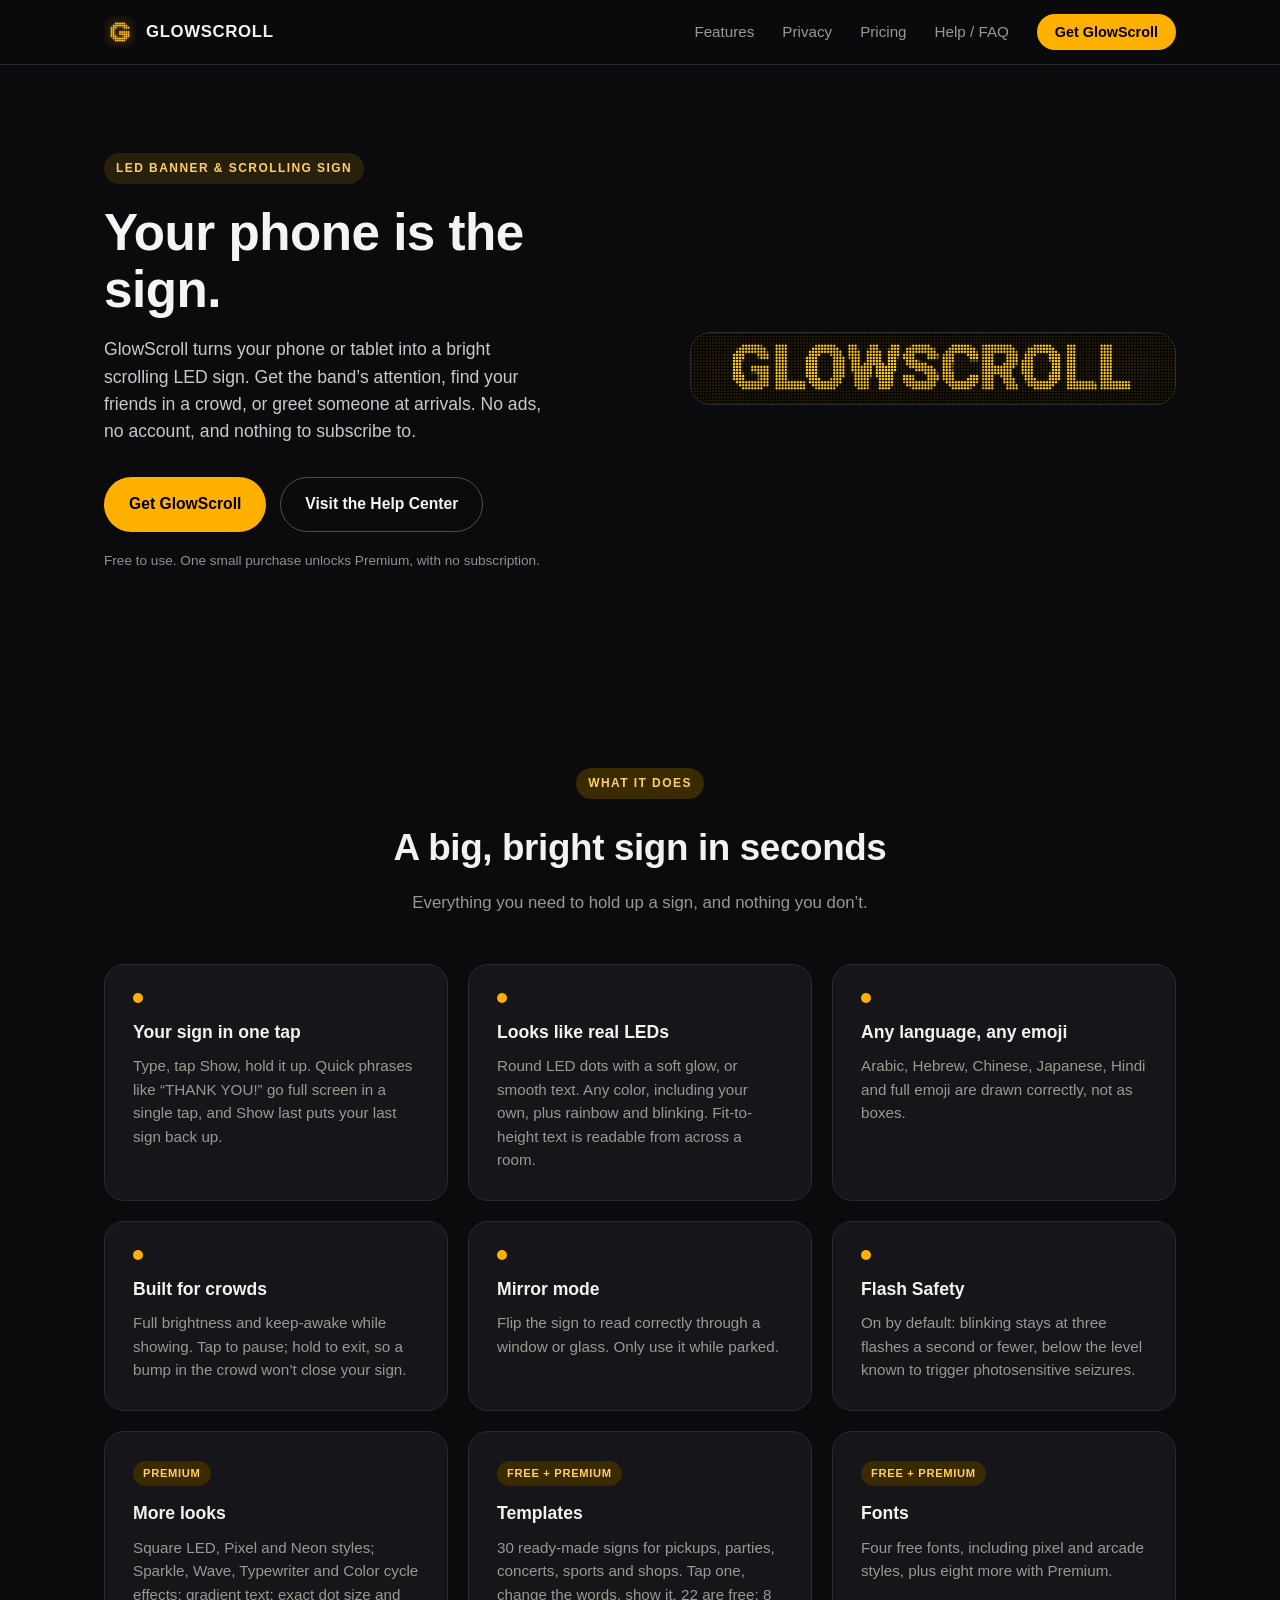
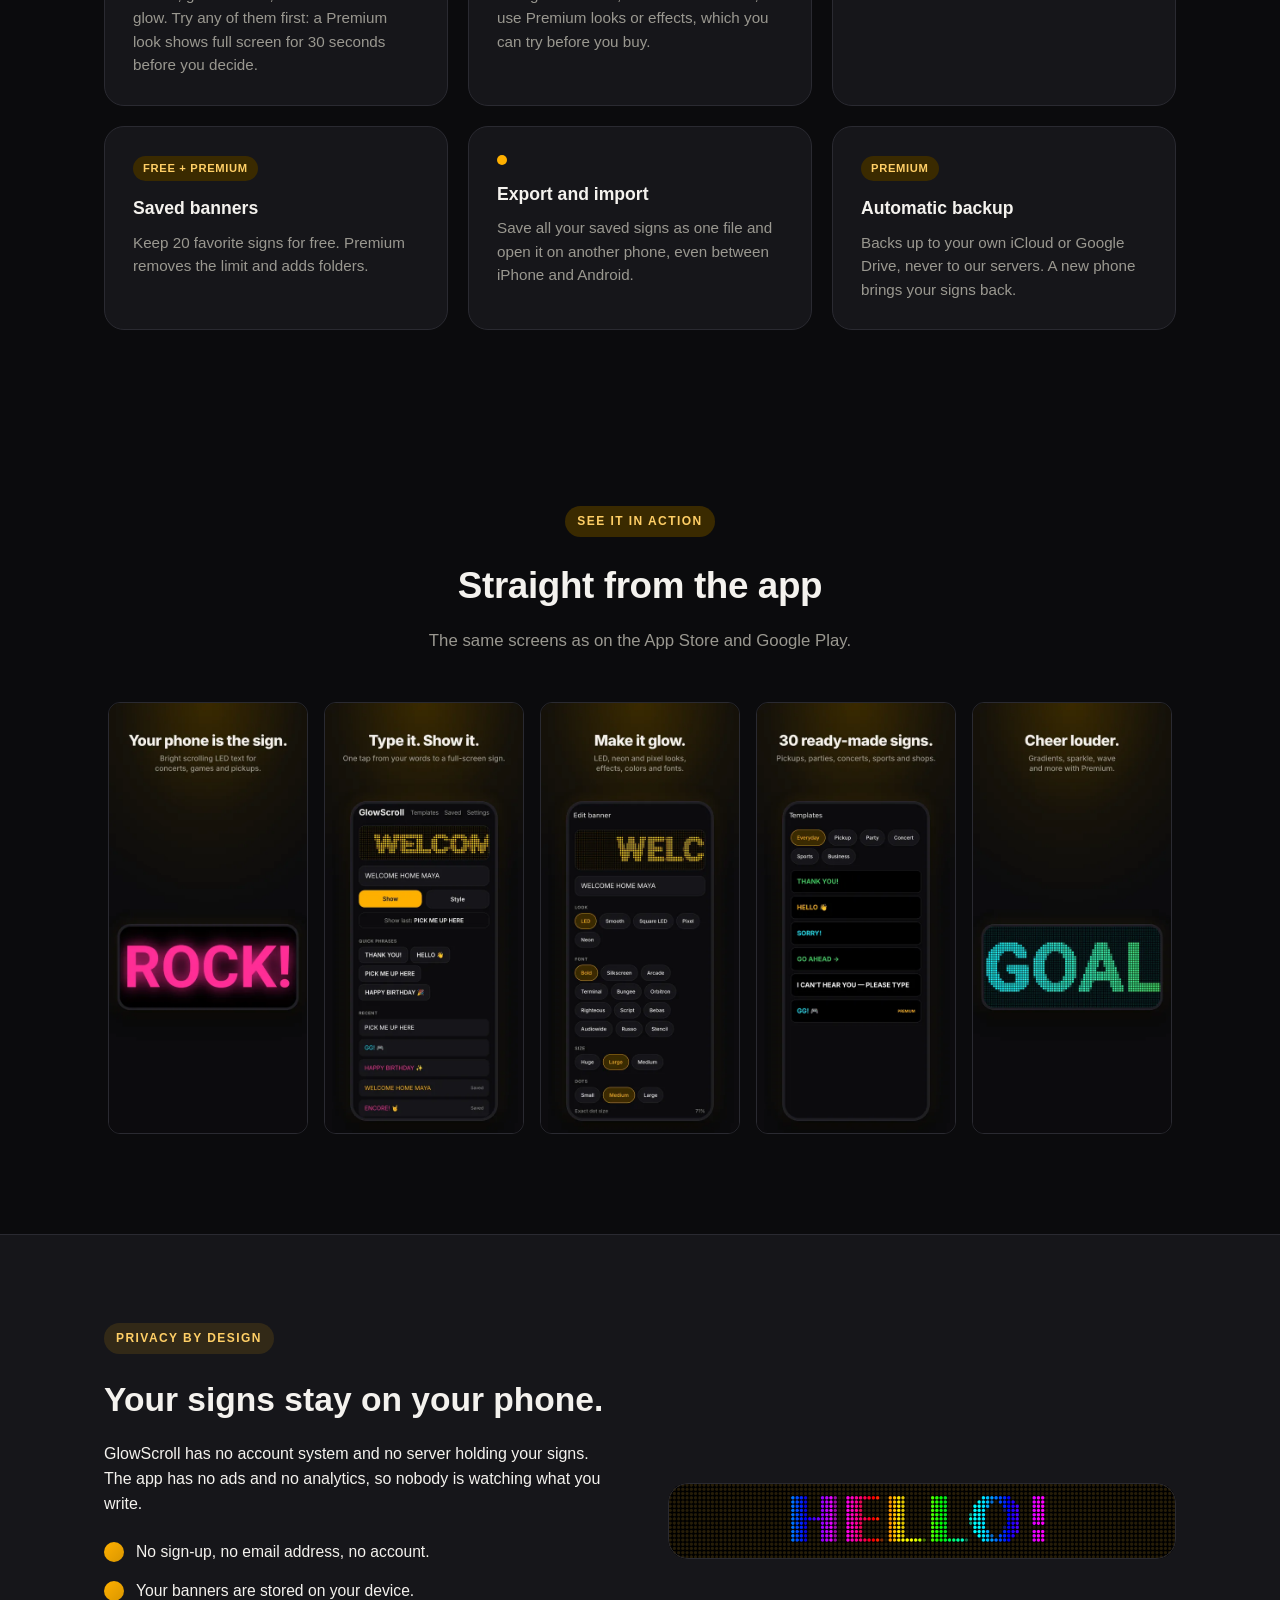
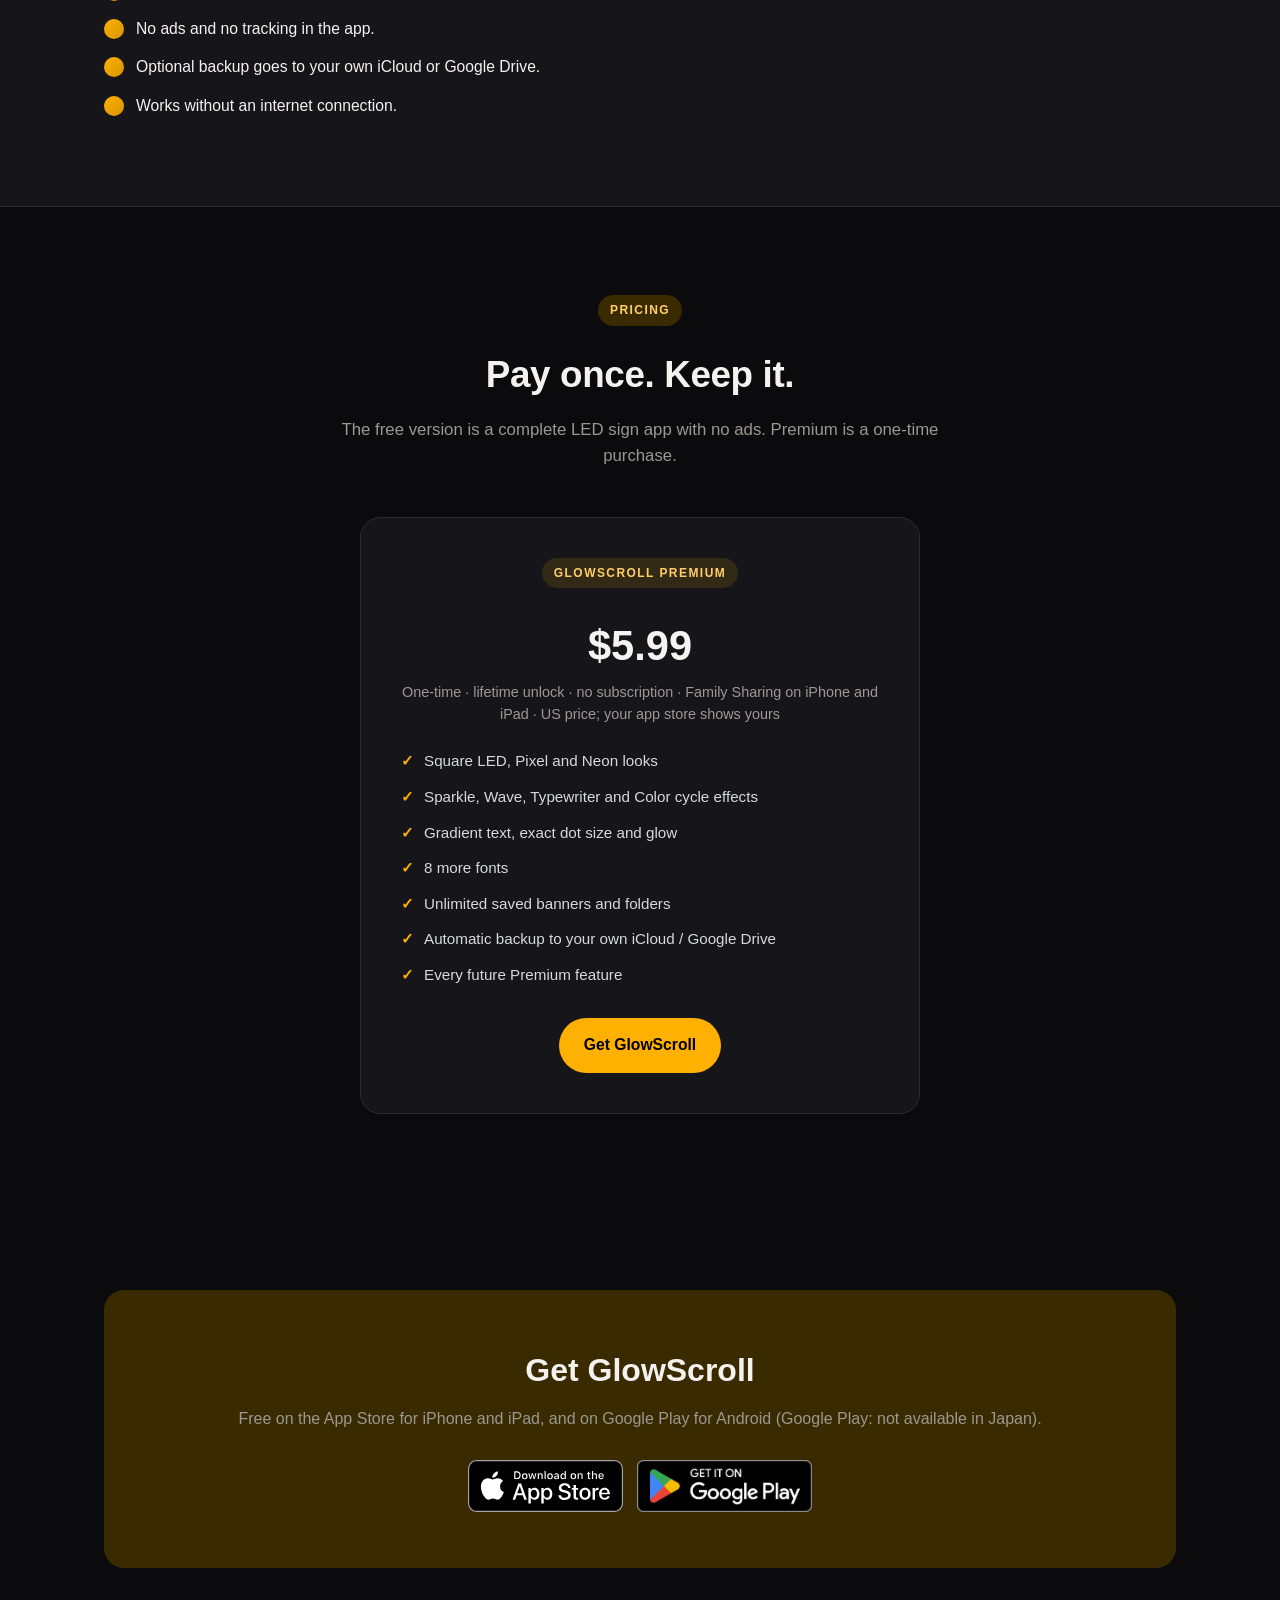
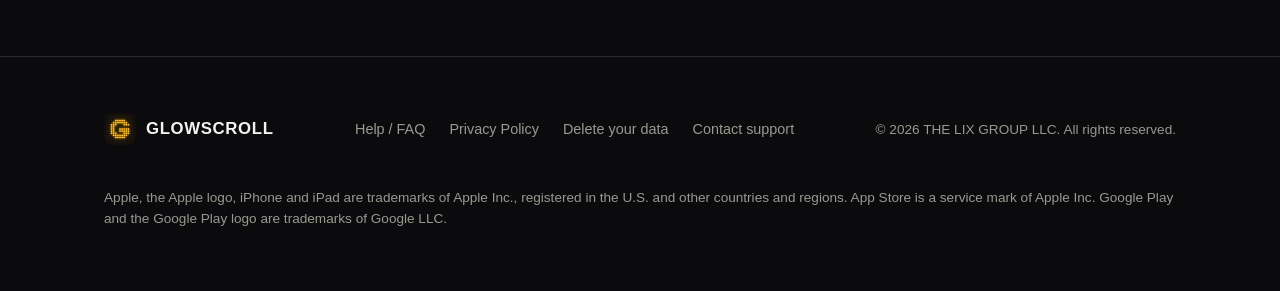
<file: index.html>
<!doctype html>
<html lang="en">
<head>
  <!-- Google Tag Manager -->
  <script>(function(w,d,s,l,i){w[l]=w[l]||[];w[l].push({'gtm.start':
  new Date().getTime(),event:'gtm.js'});var f=d.getElementsByTagName(s)[0],
  j=d.createElement(s),dl=l!='dataLayer'?'&l='+l:'';j.async=true;j.src=
  'https://www.googletagmanager.com/gtm.js?id='+i+dl;f.parentNode.insertBefore(j,f);
  })(window,document,'script','dataLayer','GTM-5RXX3PNS');</script>
  <!-- End Google Tag Manager -->
  <meta charset="utf-8" />
  <meta name="viewport" content="width=device-width, initial-scale=1" />
  <meta name="theme-color" content="#0b0b0d" />
  <title>GlowScroll: LED Banner &amp; Sign</title>
  <meta name="description" content="Turn your phone into a bright scrolling LED sign for concerts, pickups and events. No ads. No account. No subscription." />
  <link rel="canonical" href="https://glowscroll.lixlink.com/" />
  <meta property="og:site_name" content="GlowScroll" />
  <meta property="og:type" content="website" />
  <meta property="og:url" content="https://glowscroll.lixlink.com/" />
  <meta property="og:title" content="GlowScroll: LED Banner &amp; Sign" />
  <meta property="og:description" content="Turn your phone into a bright scrolling LED sign for concerts, pickups and events. No ads. No account. No subscription." />
  <meta property="og:image" content="https://glowscroll.lixlink.com/assets/img/og-image.png" />
  <meta property="og:image:type" content="image/png" />
  <meta property="og:image:width" content="1200" />
  <meta property="og:image:height" content="630" />
  <meta property="og:image:alt" content="GLOWSCROLL on an amber LED sign. LED banner and sign. No ads. No subscription." />
  <meta name="twitter:card" content="summary_large_image" />
  <meta name="twitter:title" content="GlowScroll: LED Banner &amp; Sign" />
  <meta name="twitter:description" content="Turn your phone into a bright scrolling LED sign for concerts, pickups and events. No ads. No account. No subscription." />
  <meta name="twitter:image" content="https://glowscroll.lixlink.com/assets/img/og-image.png" />
  <link rel="icon" type="image/png" sizes="32x32" href="/assets/img/favicon-32.png" />
  <link rel="icon" type="image/png" sizes="16x16" href="/assets/img/favicon-16.png" />
  <link rel="apple-touch-icon" href="/assets/img/apple-touch-icon.png" />
  <meta name="apple-itunes-app" content="app-id=6823257051" />
  <link rel="stylesheet" href="/assets/css/style.css" />
  <script type="application/ld+json">
{
  "@context": "https://schema.org",
  "@graph": [
    {
      "@type": "Organization",
      "@id": "https://glowscroll.lixlink.com/#organization",
      "name": "THE LIX GROUP LLC",
      "url": "https://glowscroll.lixlink.com/",
      "logo": {
        "@type": "ImageObject",
        "url": "https://glowscroll.lixlink.com/assets/img/icon-512.png",
        "width": 512,
        "height": 512
      },
      "contactPoint": {
        "@type": "ContactPoint",
        "contactType": "customer support",
        "email": "glowscroll-support@lixlink.com"
      }
    },
    {
      "@type": "WebSite",
      "@id": "https://glowscroll.lixlink.com/#website",
      "url": "https://glowscroll.lixlink.com/",
      "name": "GlowScroll",
      "inLanguage": "en",
      "publisher": {
        "@id": "https://glowscroll.lixlink.com/#organization"
      }
    },
    {
      "@type": "MobileApplication",
      "@id": "https://glowscroll.lixlink.com/#app",
      "name": "GlowScroll: LED Banner & Sign",
      "alternateName": "GlowScroll",
      "description": "Turn your phone into a bright scrolling LED sign for concerts, airport pickups, games and events. No ads, no account, no subscription.",
      "applicationCategory": "UtilitiesApplication",
      "operatingSystem": "iOS, iPadOS, Android",
      "url": "https://glowscroll.lixlink.com/",
      "downloadUrl": [
        "https://apps.apple.com/app/id6823257051",
        "https://play.google.com/store/apps/details?id=com.lixlink.glowscroll"
      ],
      "offers": {
        "@type": "Offer",
        "price": "0",
        "priceCurrency": "USD"
      },
      "image": "https://glowscroll.lixlink.com/assets/img/og-image.png",
      "inLanguage": "en",
      "featureList": [
        "Your sign in one tap",
        "Looks like real LEDs",
        "Any language, any emoji",
        "Built for crowds",
        "Mirror mode",
        "Flash Safety",
        "More looks",
        "Templates",
        "Fonts",
        "Saved banners",
        "Export and import",
        "Automatic backup"
      ],
      "publisher": {
        "@id": "https://glowscroll.lixlink.com/#organization"
      }
    }
  ]
}
  </script>
</head>
<body>
  <!-- Google Tag Manager (noscript) -->
  <noscript><iframe src="https://www.googletagmanager.com/ns.html?id=GTM-5RXX3PNS"
  height="0" width="0" style="display:none;visibility:hidden"></iframe></noscript>
  <!-- End Google Tag Manager (noscript) -->
  <header class="site-header">
    <nav class="nav wrap">
      <a class="brand" href="/">
        <img src="/assets/img/icon-512.png" alt="" width="32" height="32" />
        <span>GlowScroll</span>
      </a>
      <button class="nav-toggle" aria-label="Toggle navigation" aria-expanded="false">☰</button>
      <ul class="nav-links">
        <li><a href="/#features">Features</a></li>
        <li><a href="/#privacy">Privacy</a></li>
        <li><a href="/#pricing">Pricing</a></li>
        <li><a href="/faq.html">Help / FAQ</a></li>
        <li><a class="nav-cta" href="/#download">Get GlowScroll</a></li>
      </ul>
    </nav>
  </header>

  <main>
    <section class="hero">
      <div class="wrap hero-inner">
        <div>
          <span class="eyebrow">LED banner &amp; scrolling sign</span>
          <h1>Your phone is the sign.</h1>
          <p class="lead">
            GlowScroll turns your phone or tablet into a bright scrolling LED sign. Get the
            band’s attention, find your friends in a crowd, or greet someone at arrivals.
            No ads, no account, and nothing to subscribe to.
          </p>
          <div class="hero-actions">
            <a class="btn btn-primary" href="#download">Get GlowScroll</a>
            <a class="btn btn-ghost" href="/faq.html">Visit the Help Center</a>
          </div>
          <p class="hero-note">Free to use. One small purchase unlocks Premium, with no subscription.</p>
        </div>
        <div class="hero-art">
          <div class="led-sign">
            <img src="/assets/img/hero-sign.png" width="1600" height="240" alt="GLOWSCROLL in amber LED dots on a black sign." style="width:100%;height:100%;object-fit:contain" />
          </div>
        </div>
      </div>
    </section>

    <section id="features">
      <div class="wrap">
        <div class="section-head">
          <span class="eyebrow">What it does</span>
          <h2>A big, bright sign in seconds</h2>
          <p>Everything you need to hold up a sign, and nothing you don’t.</p>
        </div>

        <div class="grid">
          <div class="card">
            <div class="icon-dot"></div>
            <h3>Your sign in one tap</h3>
            <p>Type, tap Show, hold it up. Quick phrases like “THANK YOU!” go full screen in a single tap, and Show last puts your last sign back up.</p>
          </div>
          <div class="card">
            <div class="icon-dot"></div>
            <h3>Looks like real LEDs</h3>
            <p>Round LED dots with a soft glow, or smooth text. Any color, including your own, plus rainbow and blinking. Fit-to-height text is readable from across a room.</p>
          </div>
          <div class="card">
            <div class="icon-dot"></div>
            <h3>Any language, any emoji</h3>
            <p>Arabic, Hebrew, Chinese, Japanese, Hindi and full emoji are drawn correctly, not as boxes.</p>
          </div>
          <div class="card">
            <div class="icon-dot"></div>
            <h3>Built for crowds</h3>
            <p>Full brightness and keep-awake while showing. Tap to pause; hold to exit, so a bump in the crowd won’t close your sign.</p>
          </div>
          <div class="card">
            <div class="icon-dot"></div>
            <h3>Mirror mode</h3>
            <p>Flip the sign to read correctly through a window or glass. Only use it while parked.</p>
          </div>
          <div class="card">
            <div class="icon-dot"></div>
            <h3>Flash Safety</h3>
            <p>On by default: blinking stays at three flashes a second or fewer, below the level known to trigger photosensitive seizures.</p>
          </div>
          <div class="card">
            <div class="tag">Premium</div>
            <h3>More looks</h3>
            <p>Square LED, Pixel and Neon styles; Sparkle, Wave, Typewriter and Color cycle effects; gradient text; exact dot size and glow. Try any of them first: a Premium look shows full screen for 30 seconds before you decide.</p>
          </div>
          <div class="card">
            <div class="tag">Free + Premium</div>
            <h3>Templates</h3>
            <p>30 ready-made signs for pickups, parties, concerts, sports and shops. Tap one, change the words, show it. 22 are free; 8 use Premium looks or effects, which you can try before you buy.</p>
          </div>
          <div class="card">
            <div class="tag">Free + Premium</div>
            <h3>Fonts</h3>
            <p>Four free fonts, including pixel and arcade styles, plus eight more with Premium.</p>
          </div>
          <div class="card">
            <div class="tag">Free + Premium</div>
            <h3>Saved banners</h3>
            <p>Keep 20 favorite signs for free. Premium removes the limit and adds folders.</p>
          </div>
          <div class="card">
            <div class="icon-dot"></div>
            <h3>Export and import</h3>
            <p>Save all your saved signs as one file and open it on another phone, even between iPhone and Android.</p>
          </div>
          <div class="card">
            <div class="tag">Premium</div>
            <h3>Automatic backup</h3>
            <p>Backs up to your own iCloud or Google Drive, never to our servers. A new phone brings your signs back.</p>
          </div>
        </div>
      </div>
    </section>

    <section id="screenshots">
      <div class="wrap">
        <div class="section-head">
          <span class="eyebrow">See it in action</span>
          <h2>Straight from the app</h2>
          <p>The same screens as on the App Store and Google Play.</p>
        </div>
        <ul class="shots" tabindex="0" aria-label="App screenshots">
          <li><img src="/assets/img/screens/concert.webp" width="230" height="500" loading="lazy" alt="Your phone is the sign: a phone turned sideways showing ROCK! in glowing pink neon letters." /></li>
          <li><img src="/assets/img/screens/home.webp" width="230" height="500" loading="lazy" alt="Type it. Show it: the GlowScroll home screen with a message, the Show and Style buttons, quick phrases and recent signs." /></li>
          <li><img src="/assets/img/screens/editor.webp" width="230" height="500" loading="lazy" alt="Make it glow: the Style screen with LED, Smooth, Square LED, Pixel and Neon looks, fonts, size and dot settings." /></li>
          <li><img src="/assets/img/screens/templates.webp" width="230" height="500" loading="lazy" alt="30 ready-made signs: the Templates screen with signs like THANK YOU!, HELLO and GO AHEAD." /></li>
          <li><img src="/assets/img/screens/sports.webp" width="230" height="500" loading="lazy" alt="Cheer louder: a phone turned sideways showing GOAL in square LED pixels with a cyan-to-green gradient, a Premium look." /></li>
        </ul>
      </div>
    </section>

    <section id="privacy" class="band">
      <div class="wrap band-inner">
        <div>
          <span class="eyebrow">Privacy by design</span>
          <h2>Your signs stay on your phone.</h2>
          <p>
            GlowScroll has no account system and no server holding your signs. The app has
            no ads and no analytics, so nobody is watching what you write.
          </p>
          <ul class="checklist">
            <li>No sign-up, no email address, no account.</li>
            <li>Your banners are stored on your device.</li>
            <li>No ads and no tracking in the app.</li>
            <li>Optional backup goes to your own iCloud or Google Drive.</li>
            <li>Works without an internet connection.</li>
          </ul>
        </div>
        <div class="band-art">
          <div class="led-sign">
            <img src="/assets/img/hero-sign-rainbow.png" width="1600" height="240" loading="lazy" alt="HELLO! in rainbow LED dots on a black sign." style="width:100%;height:100%;object-fit:contain" />
          </div>
        </div>
      </div>
    </section>

    <section id="pricing">
      <div class="wrap">
        <div class="section-head">
          <span class="eyebrow">Pricing</span>
          <h2>Pay once. Keep it.</h2>
          <p>The free version is a complete LED sign app with no ads. Premium is a one-time purchase.</p>
        </div>

        <div class="pricing-card">
          <div class="eyebrow">GlowScroll Premium</div>
          <div class="price">$5.99</div>
          <div class="price-note">One-time · lifetime unlock · no subscription · Family Sharing on iPhone and iPad · US price; your app store shows yours</div>
          <ul class="pricing-list">
            <li>Square LED, Pixel and Neon looks</li>
            <li>Sparkle, Wave, Typewriter and Color cycle effects</li>
            <li>Gradient text, exact dot size and glow</li>
            <li>8 more fonts</li>
            <li>Unlimited saved banners and folders</li>
            <li>Automatic backup to your own iCloud / Google Drive</li>
            <li>Every future Premium feature</li>
          </ul>
          <a class="btn btn-primary" href="#download">Get GlowScroll</a>
        </div>
      </div>
    </section>

    <section id="download">
      <div class="wrap">
        <div class="cta-band">
          <h2>Get GlowScroll</h2>
          <p>Free on the App Store for iPhone and iPad, and on Google Play for Android (Google Play: not available in Japan).</p>
          <div class="store-badges">
            <a class="store-badge" href="https://apps.apple.com/app/apple-store/id6823257051?pt=129534275&amp;ct=site_download&amp;mt=8" rel="noopener" aria-label="Download GlowScroll on the App Store">
              <img src="/assets/img/badge-app-store.svg" width="156" height="52" loading="lazy" alt="Download on the App Store" />
            </a>
            <a class="store-badge" href="https://play.google.com/store/apps/details?id=com.lixlink.glowscroll&amp;utm_source=glowscroll.lixlink.com&amp;utm_medium=website&amp;utm_campaign=site_download&amp;referrer=utm_source%3Dglowscroll.lixlink.com%26utm_medium%3Dwebsite%26utm_campaign%3Dsite_download%26utm_content%3Ddownload_section" rel="noopener" aria-label="Get GlowScroll on Google Play">
              <img src="/assets/img/badge-google-play.png" width="175" height="52" loading="lazy" alt="Get it on Google Play" />
            </a>
          </div>
        </div>
      </div>
    </section>
  </main>

  <footer>
    <div class="wrap footer-inner">
      <a class="brand" href="/">
        <img src="/assets/img/icon-512.png" alt="" width="28" height="28" />
        <span>GlowScroll</span>
      </a>
      <ul class="footer-links">
        <li><a href="/faq.html">Help / FAQ</a></li>
        <li><a href="/privacy.html">Privacy Policy</a></li>
        <li><a href="/delete-data.html">Delete your data</a></li>
        <li><a href="mailto:glowscroll-support@lixlink.com">Contact support</a></li>
      </ul>
      <p class="footer-copy">© <span id="year"></span> THE LIX GROUP LLC. All rights reserved.</p>
      <p class="footer-copy">Apple, the Apple logo, iPhone and iPad are trademarks of Apple Inc., registered in the U.S. and other countries and regions. App Store is a service mark of Apple Inc. Google Play and the Google Play logo are trademarks of Google LLC.</p>
    </div>
  </footer>

  <script>document.getElementById('year').textContent = new Date().getFullYear();</script>
  <script src="/assets/js/main.js"></script>
</body>
</html>
</file>
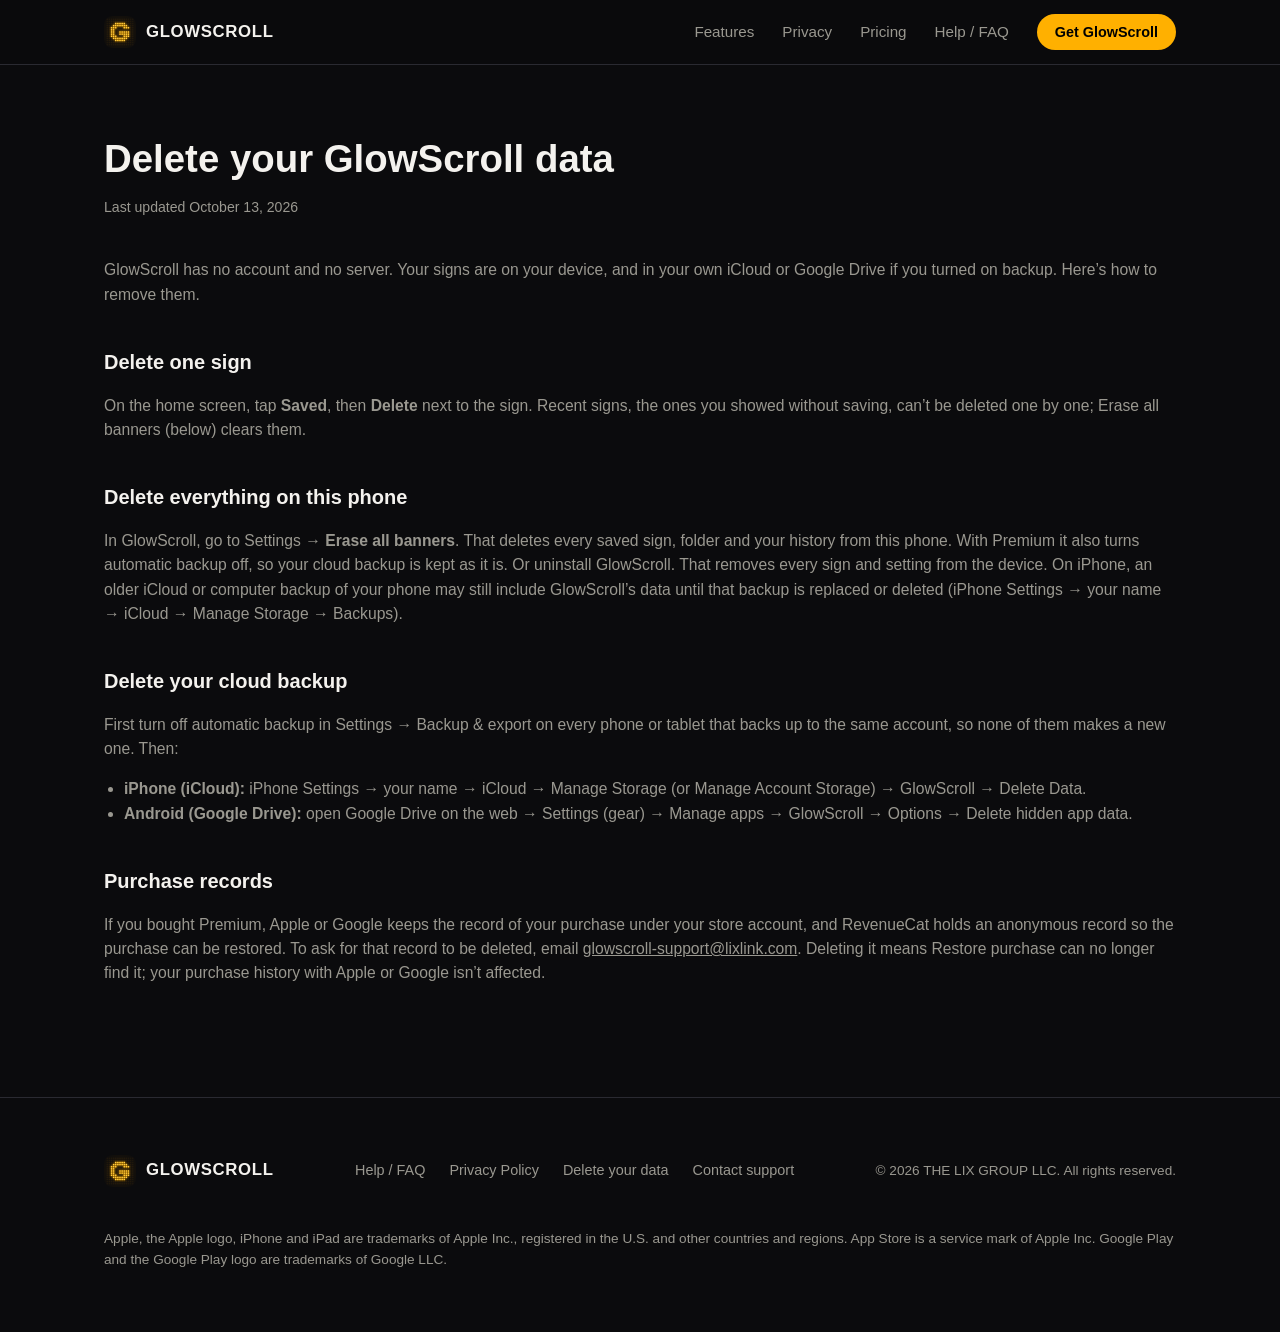
<file: delete-data.html>
<!doctype html>
<html lang="en">
<head>
  <!-- Google Tag Manager -->
  <script>(function(w,d,s,l,i){w[l]=w[l]||[];w[l].push({'gtm.start':
  new Date().getTime(),event:'gtm.js'});var f=d.getElementsByTagName(s)[0],
  j=d.createElement(s),dl=l!='dataLayer'?'&l='+l:'';j.async=true;j.src=
  'https://www.googletagmanager.com/gtm.js?id='+i+dl;f.parentNode.insertBefore(j,f);
  })(window,document,'script','dataLayer','GTM-5RXX3PNS');</script>
  <!-- End Google Tag Manager -->
  <meta charset="utf-8" />
  <meta name="viewport" content="width=device-width, initial-scale=1" />
  <meta name="theme-color" content="#0b0b0d" />
  <title>Delete your data | GlowScroll</title>
  <meta name="description" content="How to delete the signs GlowScroll stores on your device and in your cloud backup." />
  <link rel="canonical" href="https://glowscroll.lixlink.com/delete-data.html" />
  <meta property="og:site_name" content="GlowScroll" />
  <meta property="og:type" content="website" />
  <meta property="og:url" content="https://glowscroll.lixlink.com/delete-data.html" />
  <meta property="og:title" content="Delete your data | GlowScroll" />
  <meta property="og:description" content="How to delete the signs GlowScroll stores on your device and in your cloud backup." />
  <meta property="og:image" content="https://glowscroll.lixlink.com/assets/img/og-image.png" />
  <meta property="og:image:type" content="image/png" />
  <meta property="og:image:width" content="1200" />
  <meta property="og:image:height" content="630" />
  <meta property="og:image:alt" content="GLOWSCROLL on an amber LED sign. LED banner and sign. No ads. No subscription." />
  <meta name="twitter:card" content="summary_large_image" />
  <meta name="twitter:title" content="Delete your data | GlowScroll" />
  <meta name="twitter:description" content="How to delete the signs GlowScroll stores on your device and in your cloud backup." />
  <meta name="twitter:image" content="https://glowscroll.lixlink.com/assets/img/og-image.png" />
  <link rel="icon" type="image/png" sizes="32x32" href="/assets/img/favicon-32.png" />
  <link rel="icon" type="image/png" sizes="16x16" href="/assets/img/favicon-16.png" />
  <link rel="apple-touch-icon" href="/assets/img/apple-touch-icon.png" />
  <meta name="apple-itunes-app" content="app-id=6823257051" />
  <link rel="stylesheet" href="/assets/css/style.css" />
</head>
<body>
  <!-- Google Tag Manager (noscript) -->
  <noscript><iframe src="https://www.googletagmanager.com/ns.html?id=GTM-5RXX3PNS"
  height="0" width="0" style="display:none;visibility:hidden"></iframe></noscript>
  <!-- End Google Tag Manager (noscript) -->
  <header class="site-header">
    <nav class="nav wrap">
      <a class="brand" href="/">
        <img src="/assets/img/icon-512.png" alt="" width="32" height="32" />
        <span>GlowScroll</span>
      </a>
      <button class="nav-toggle" aria-label="Toggle navigation" aria-expanded="false">☰</button>
      <ul class="nav-links">
        <li><a href="/#features">Features</a></li>
        <li><a href="/#privacy">Privacy</a></li>
        <li><a href="/#pricing">Pricing</a></li>
        <li><a href="/faq.html">Help / FAQ</a></li>
        <li><a class="nav-cta" href="/#download">Get GlowScroll</a></li>
      </ul>
    </nav>
  </header>

  <main class="wrap content-page">
    <h1>Delete your GlowScroll data</h1>
    <p class="updated">Last updated October 13, 2026</p>

    <p>
      GlowScroll has no account and no server. Your signs are on your device, and in your
      own iCloud or Google Drive if you turned on backup. Here’s how to remove them.
    </p>

    <h2>Delete one sign</h2>
    <p>On the home screen, tap <strong>Saved</strong>, then <strong>Delete</strong> next to the sign.
      Recent signs, the ones you showed without saving, can’t be deleted one by one; Erase all
      banners (below) clears them.</p>

    <h2>Delete everything on this phone</h2>
    <p>
      In GlowScroll, go to Settings → <strong>Erase all banners</strong>. That deletes every
      saved sign, folder and your history from this phone. With Premium it also turns
      automatic backup off, so your cloud backup is kept as it is. Or uninstall GlowScroll. That removes every sign and setting from the device. On iPhone,
      an older iCloud or computer backup of your phone may still include GlowScroll’s data
      until that backup is replaced or deleted (iPhone Settings → your name → iCloud →
      Manage Storage → Backups).
    </p>

    <h2>Delete your cloud backup</h2>
    <p>
      First turn off automatic backup in Settings → Backup &amp; export on every phone or
      tablet that backs up to the same account, so none of them makes a new one. Then:
    </p>
    <ul>
      <li><strong>iPhone (iCloud):</strong> iPhone Settings → your name → iCloud → Manage
        Storage (or Manage Account Storage) → GlowScroll → Delete Data.</li>
      <li><strong>Android (Google Drive):</strong> open Google Drive on the web → Settings
        (gear) → Manage apps → GlowScroll → Options → Delete hidden app data.</li>
    </ul>

    <h2>Purchase records</h2>
    <p>
      If you bought Premium, Apple or Google keeps the record of your purchase under your
      store account, and RevenueCat holds an anonymous record so the purchase can be
      restored. To ask for that record to be deleted, email
      <a href="mailto:glowscroll-support@lixlink.com">glowscroll-support@lixlink.com</a>. Deleting it means Restore purchase can no longer
      find it; your purchase history with Apple or Google isn’t affected.
    </p>
  </main>

  <footer>
    <div class="wrap footer-inner">
      <a class="brand" href="/">
        <img src="/assets/img/icon-512.png" alt="" width="28" height="28" />
        <span>GlowScroll</span>
      </a>
      <ul class="footer-links">
        <li><a href="/faq.html">Help / FAQ</a></li>
        <li><a href="/privacy.html">Privacy Policy</a></li>
        <li><a href="/delete-data.html">Delete your data</a></li>
        <li><a href="mailto:glowscroll-support@lixlink.com">Contact support</a></li>
      </ul>
      <p class="footer-copy">© <span id="year"></span> THE LIX GROUP LLC. All rights reserved.</p>
      <p class="footer-copy">Apple, the Apple logo, iPhone and iPad are trademarks of Apple Inc., registered in the U.S. and other countries and regions. App Store is a service mark of Apple Inc. Google Play and the Google Play logo are trademarks of Google LLC.</p>
    </div>
  </footer>

  <script>document.getElementById('year').textContent = new Date().getFullYear();</script>
  <script src="/assets/js/main.js"></script>
</body>
</html>
</file>
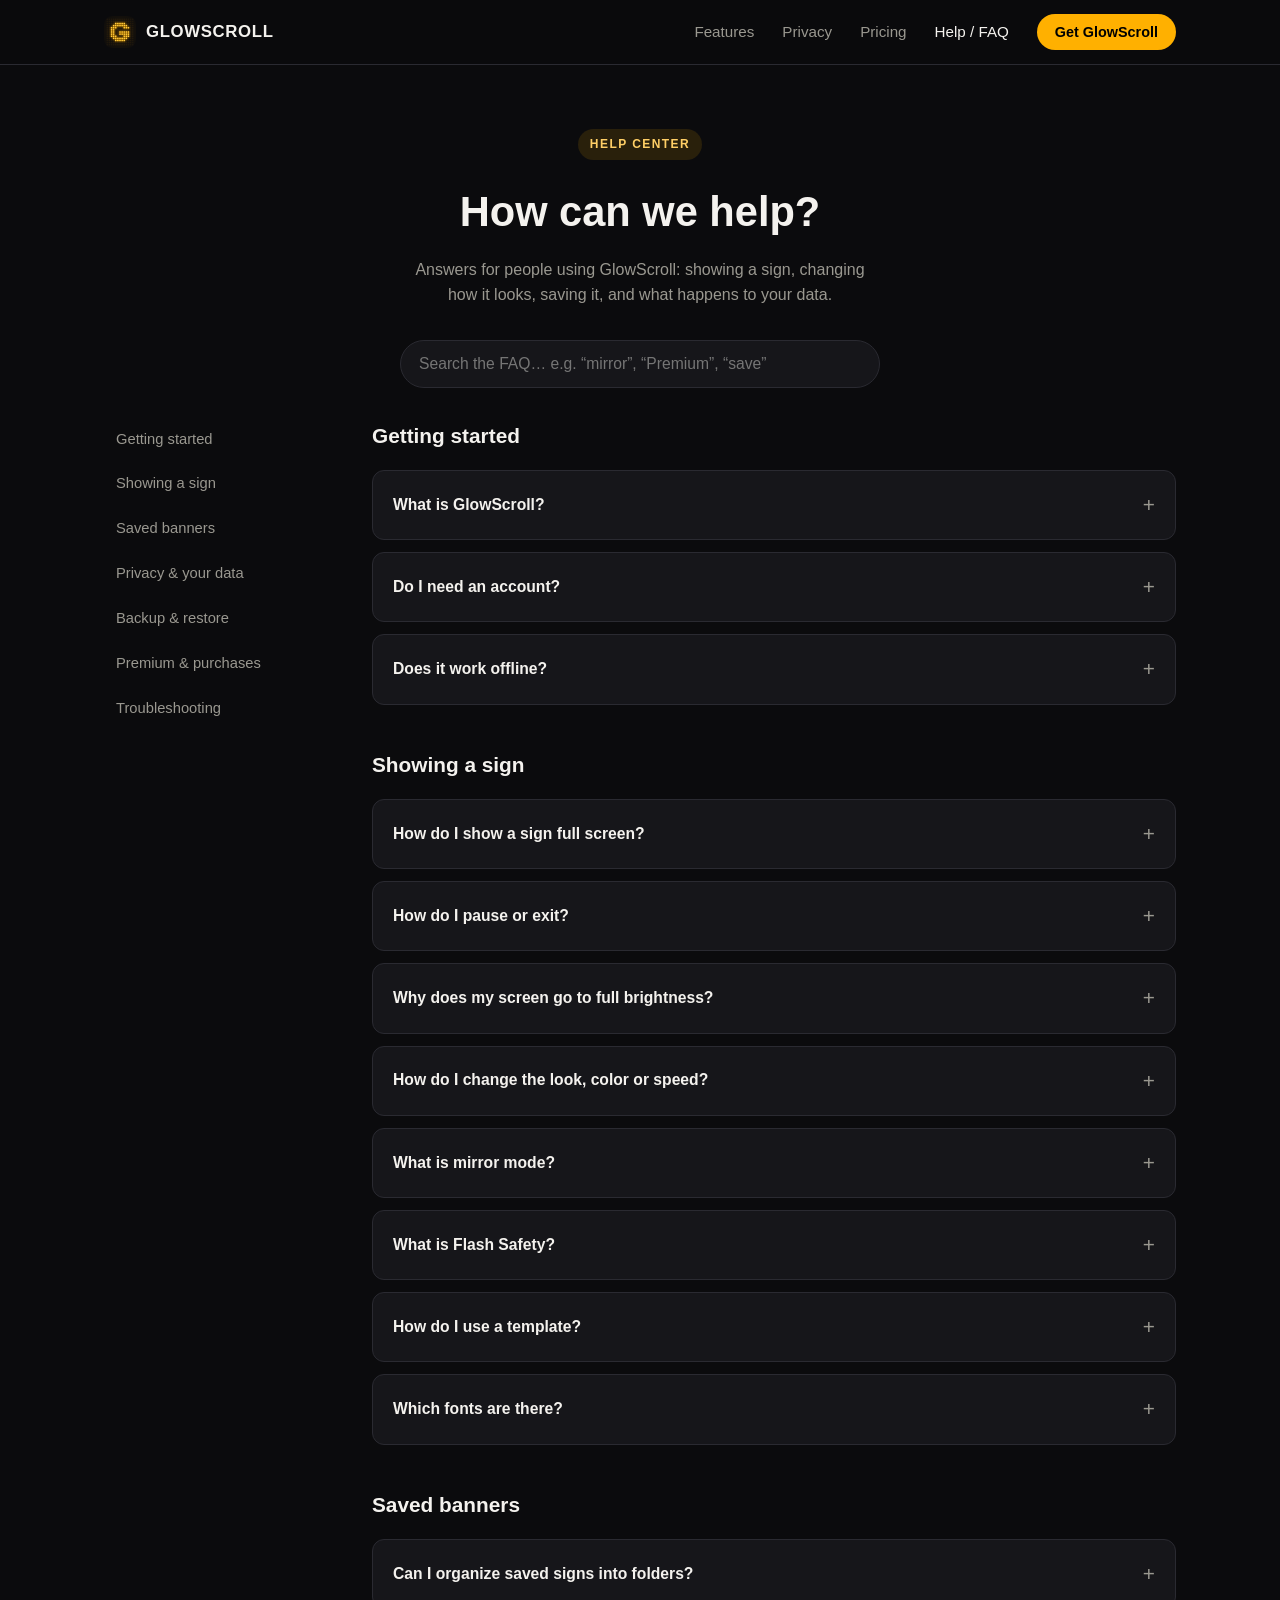
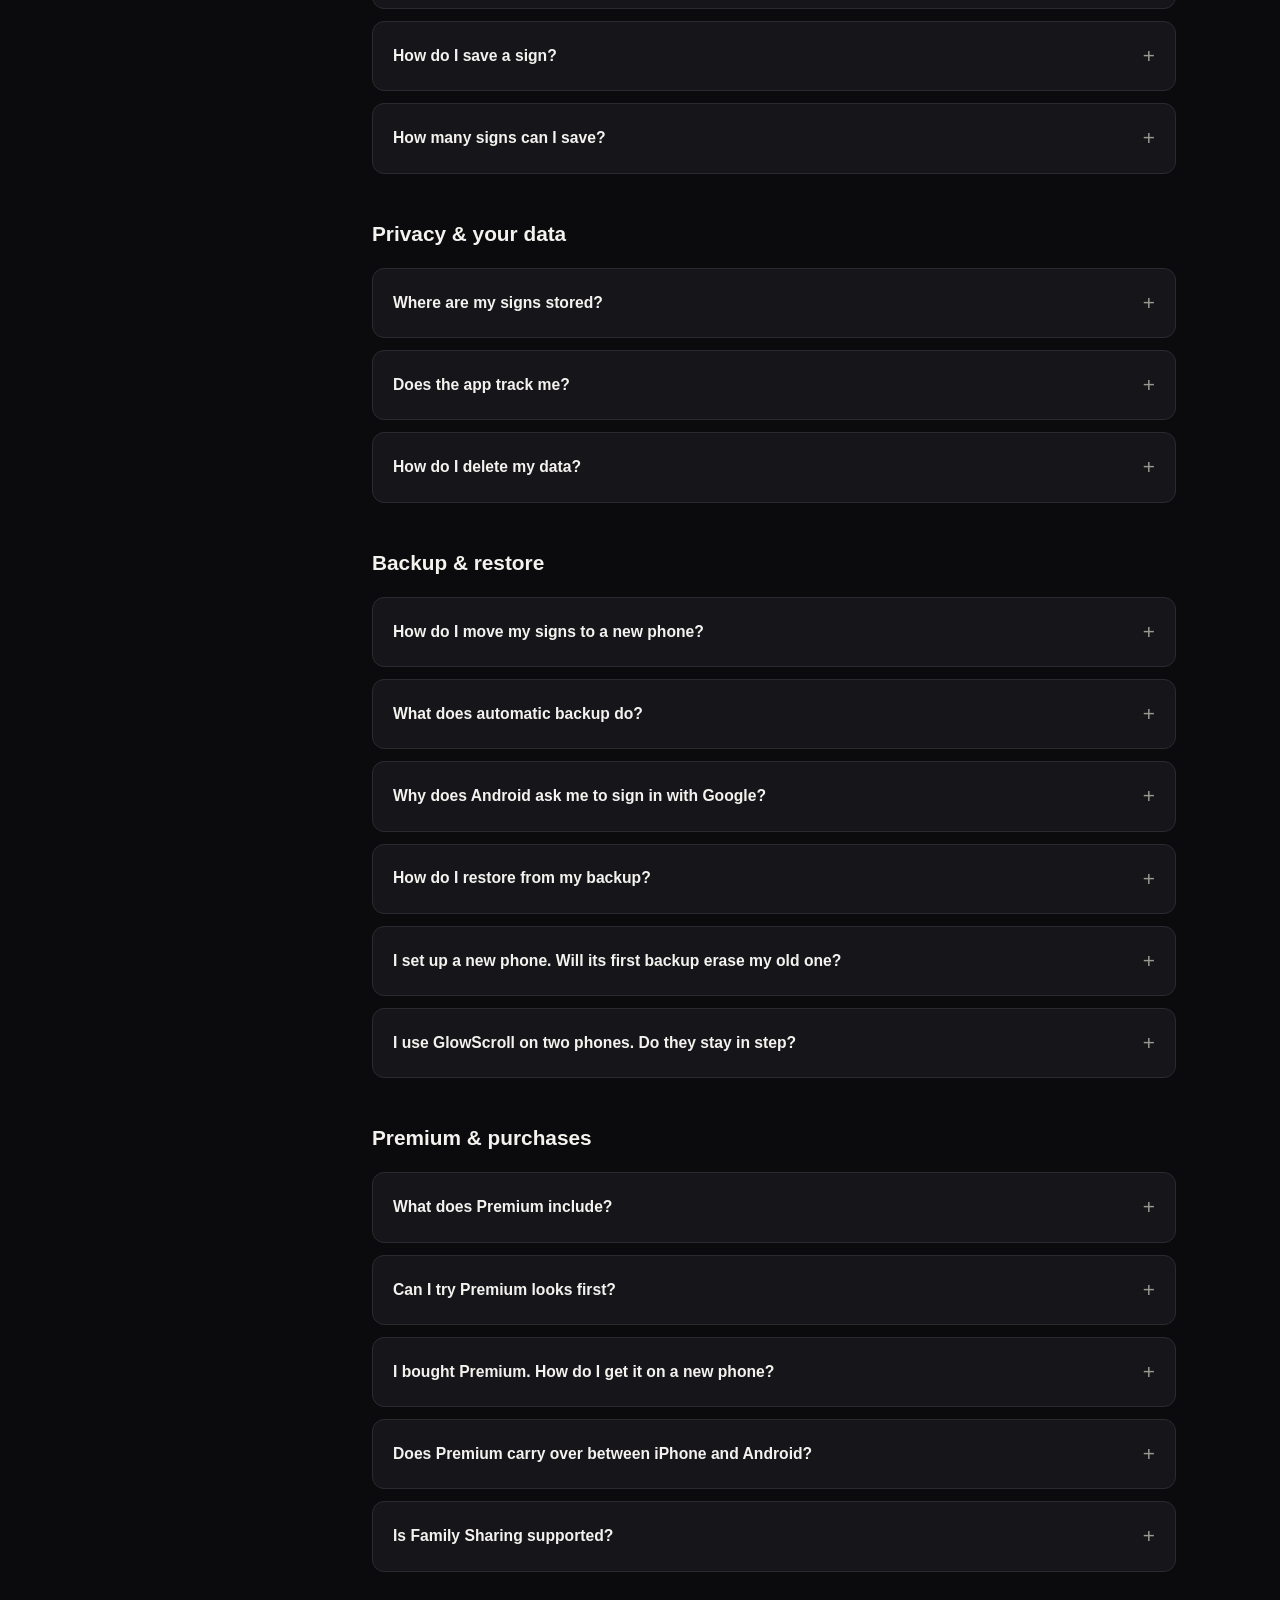
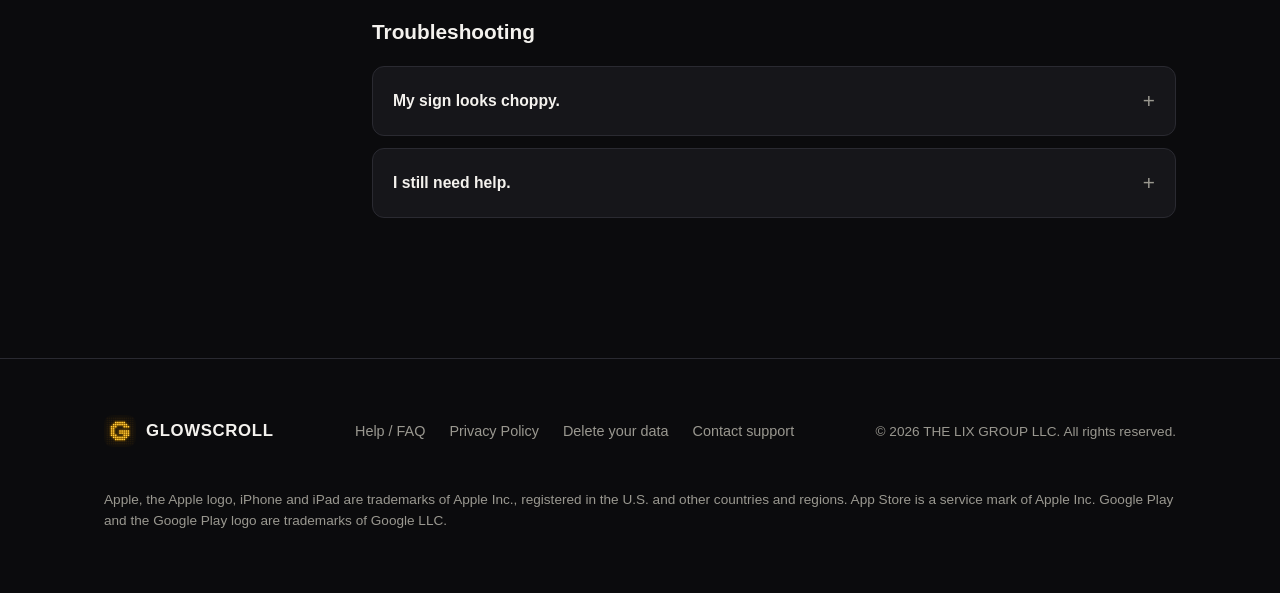
<file: faq.html>
<!doctype html>
<html lang="en">
<head>
  <!-- Google Tag Manager -->
  <script>(function(w,d,s,l,i){w[l]=w[l]||[];w[l].push({'gtm.start':
  new Date().getTime(),event:'gtm.js'});var f=d.getElementsByTagName(s)[0],
  j=d.createElement(s),dl=l!='dataLayer'?'&l='+l:'';j.async=true;j.src=
  'https://www.googletagmanager.com/gtm.js?id='+i+dl;f.parentNode.insertBefore(j,f);
  })(window,document,'script','dataLayer','GTM-5RXX3PNS');</script>
  <!-- End Google Tag Manager -->
  <meta charset="utf-8" />
  <meta name="viewport" content="width=device-width, initial-scale=1" />
  <meta name="theme-color" content="#0b0b0d" />
  <title>Help Center | GlowScroll</title>
  <meta name="description" content="Answers about GlowScroll: showing signs, styles, saved banners, backup, privacy and Premium." />
  <link rel="canonical" href="https://glowscroll.lixlink.com/faq.html" />
  <meta property="og:site_name" content="GlowScroll" />
  <meta property="og:type" content="website" />
  <meta property="og:url" content="https://glowscroll.lixlink.com/faq.html" />
  <meta property="og:title" content="Help Center | GlowScroll" />
  <meta property="og:description" content="Answers about GlowScroll: showing signs, styles, saved banners, backup, privacy and Premium." />
  <meta property="og:image" content="https://glowscroll.lixlink.com/assets/img/og-image.png" />
  <meta property="og:image:type" content="image/png" />
  <meta property="og:image:width" content="1200" />
  <meta property="og:image:height" content="630" />
  <meta property="og:image:alt" content="GLOWSCROLL on an amber LED sign. LED banner and sign. No ads. No subscription." />
  <meta name="twitter:card" content="summary_large_image" />
  <meta name="twitter:title" content="Help Center | GlowScroll" />
  <meta name="twitter:description" content="Answers about GlowScroll: showing signs, styles, saved banners, backup, privacy and Premium." />
  <meta name="twitter:image" content="https://glowscroll.lixlink.com/assets/img/og-image.png" />
  <link rel="icon" type="image/png" sizes="32x32" href="/assets/img/favicon-32.png" />
  <link rel="icon" type="image/png" sizes="16x16" href="/assets/img/favicon-16.png" />
  <link rel="apple-touch-icon" href="/assets/img/apple-touch-icon.png" />
  <meta name="apple-itunes-app" content="app-id=6823257051" />
  <link rel="stylesheet" href="/assets/css/style.css" />
  <script type="application/ld+json">
{
  "@context": "https://schema.org",
  "@type": "FAQPage",
  "mainEntity": [
    {
      "@type": "Question",
      "name": "What is GlowScroll?",
      "acceptedAnswer": {
        "@type": "Answer",
        "text": "GlowScroll turns your phone or tablet into a bright scrolling LED sign. Type a message, tap Show, and hold your phone up. It has no ads, no account and no subscription."
      }
    },
    {
      "@type": "Question",
      "name": "Do I need an account?",
      "acceptedAnswer": {
        "@type": "Answer",
        "text": "No. There’s no sign-up and no login. Open the app and type your sign."
      }
    },
    {
      "@type": "Question",
      "name": "Does it work offline?",
      "acceptedAnswer": {
        "@type": "Answer",
        "text": "Yes. Showing, editing and saving signs all work without an internet connection."
      }
    },
    {
      "@type": "Question",
      "name": "How do I show a sign full screen?",
      "acceptedAnswer": {
        "@type": "Answer",
        "text": "Type your message on the home screen and tap Show (or the Go key on your keyboard). Quick phrases go full screen with one tap, and Show last puts your last sign back up."
      }
    },
    {
      "@type": "Question",
      "name": "How do I pause or exit?",
      "acceptedAnswer": {
        "@type": "Answer",
        "text": "Tap the sign to pause or resume it. To exit, press and hold for about a second and a half, so a bump in a crowd doesn’t close your sign. You can also swipe in from the left edge of the screen on iPhone or iPad, or use the back gesture or back button on Android."
      }
    },
    {
      "@type": "Question",
      "name": "Why does my screen go to full brightness?",
      "acceptedAnswer": {
        "@type": "Answer",
        "text": "A sign is easiest to read at full brightness, so GlowScroll turns it up while the sign is showing and puts it back when you exit."
      }
    },
    {
      "@type": "Question",
      "name": "How do I change the look, color or speed?",
      "acceptedAnswer": {
        "@type": "Answer",
        "text": "Tap Style on the home screen. You can pick the LED look, dot size and glow, text and background colors (tap Custom for any color), direction (left, right or still), speed, and effects like blink and rainbow. The preview at the top shows every change."
      }
    },
    {
      "@type": "Question",
      "name": "What is mirror mode?",
      "acceptedAnswer": {
        "@type": "Answer",
        "text": "Mirror flips the sign so it reads correctly from the other side of a window or glass. Only use a sign in a car while parked, and never where it blocks your view."
      }
    },
    {
      "@type": "Question",
      "name": "What is Flash Safety?",
      "acceptedAnswer": {
        "@type": "Answer",
        "text": "Flash Safety is on by default. It keeps blinking to three flashes a second or fewer, below the level known to trigger seizures in people with photosensitive epilepsy. You can turn it off in Settings, but only if nobody nearby could be affected."
      }
    },
    {
      "@type": "Question",
      "name": "How do I use a template?",
      "acceptedAnswer": {
        "@type": "Answer",
        "text": "Tap Templates on the home screen, pick a category and tap a sign. It opens in Style, where you can change the words, colors or look before showing it. Templates marked PREMIUM use a Premium look or effect: you can try them, and saving one needs Premium."
      }
    },
    {
      "@type": "Question",
      "name": "Which fonts are there?",
      "acceptedAnswer": {
        "@type": "Answer",
        "text": "Four fonts are free: Bold, Silkscreen, Arcade and Terminal. Premium adds eight more. Pick one under Font in Style."
      }
    },
    {
      "@type": "Question",
      "name": "Can I organize saved signs into folders?",
      "acceptedAnswer": {
        "@type": "Answer",
        "text": "Yes, with Premium. In Saved, tap “+ Folder”, then use “Move” on a sign to put it in a folder. Deleting a folder keeps its signs saved."
      }
    },
    {
      "@type": "Question",
      "name": "How do I save a sign?",
      "acceptedAnswer": {
        "@type": "Answer",
        "text": "Open Style, set up your sign and tap Save. Saved signs are listed under Saved on the home screen, where you can show, edit, copy or delete them."
      }
    },
    {
      "@type": "Question",
      "name": "How many signs can I save?",
      "acceptedAnswer": {
        "@type": "Answer",
        "text": "The free version keeps 20 saved signs. Premium removes the limit. Your recent signs are always listed on the home screen as well."
      }
    },
    {
      "@type": "Question",
      "name": "Where are my signs stored?",
      "acceptedAnswer": {
        "@type": "Answer",
        "text": "On your device. GlowScroll has no server and no account system, so we never receive what you write."
      }
    },
    {
      "@type": "Question",
      "name": "Does the app track me?",
      "acceptedAnswer": {
        "@type": "Answer",
        "text": "No. The app has no ads and no analytics or tracking tools. This website uses Google Analytics for basic visit counts; the app doesn’t. See the privacy policy."
      }
    },
    {
      "@type": "Question",
      "name": "How do I delete my data?",
      "acceptedAnswer": {
        "@type": "Answer",
        "text": "See Delete your GlowScroll data. In short: delete a sign from Saved, use Settings → Erase all banners, or uninstall the app."
      }
    },
    {
      "@type": "Question",
      "name": "How do I move my signs to a new phone?",
      "acceptedAnswer": {
        "@type": "Answer",
        "text": "In Settings → Backup & export, tap Export banners to save your saved signs and folders as one file. Save it somewhere you can reach from the new phone (Files or iCloud Drive, Google Drive, email). On the new phone, install GlowScroll and tap Import a backup file. This works between iPhone and Android too."
      }
    },
    {
      "@type": "Question",
      "name": "What does automatic backup do?",
      "acceptedAnswer": {
        "@type": "Answer",
        "text": "With Premium, GlowScroll saves a copy of your saved signs and folders to a private folder in your own iCloud (iPhone) or Google Drive (Android) a short while after you change something. Only GlowScroll can open that folder, and the copy never goes to our servers."
      }
    },
    {
      "@type": "Question",
      "name": "Why does Android ask me to sign in with Google?",
      "acceptedAnswer": {
        "@type": "Answer",
        "text": "Google Drive needs your permission before GlowScroll can save there. GlowScroll asks only for its own hidden app folder, not your other Drive files."
      }
    },
    {
      "@type": "Question",
      "name": "How do I restore from my backup?",
      "acceptedAnswer": {
        "@type": "Answer",
        "text": "Install GlowScroll, unlock or restore Premium, then go to Settings → Backup & export and tap Restore from backup. On iPhone, sign in to iCloud with iCloud Drive on; on Android, link Google Drive first. Restoring adds your backed-up signs to the phone. It only removes a sign if you deleted it on another phone."
      }
    },
    {
      "@type": "Question",
      "name": "I set up a new phone. Will its first backup erase my old one?",
      "acceptedAnswer": {
        "@type": "Answer",
        "text": "No. The first backup on a phone brings in what’s already in your backup before it saves, so nothing in it is lost."
      }
    },
    {
      "@type": "Question",
      "name": "I use GlowScroll on two phones. Do they stay in step?",
      "acceptedAnswer": {
        "@type": "Answer",
        "text": "Mostly, when both have backup on with the same iCloud or Google account. Each phone brings in the other’s saved signs when it next backs up, and a sign deleted on one phone is deleted on the other too. Your recent (unsaved) signs stay on each phone."
      }
    },
    {
      "@type": "Question",
      "name": "What does Premium include?",
      "acceptedAnswer": {
        "@type": "Answer",
        "text": "The Square LED, Pixel and Neon looks; Sparkle, Wave, Typewriter and Color cycle effects; gradient text; exact dot size and glow; eight more fonts; unlimited saved signs and folders; automatic backup to your own iCloud or Google Drive; and every future Premium feature. It’s a one-time purchase with no subscription."
      }
    },
    {
      "@type": "Question",
      "name": "Can I try Premium looks first?",
      "acceptedAnswer": {
        "@type": "Answer",
        "text": "Yes. Pick any Premium look or effect in Style to preview it. Shown full screen, it stays for 30 seconds before switching to a free look. To save a sign that uses one, unlock Premium, or tap Use free look to save it with free settings instead."
      }
    },
    {
      "@type": "Question",
      "name": "I bought Premium. How do I get it on a new phone?",
      "acceptedAnswer": {
        "@type": "Answer",
        "text": "Install GlowScroll, signed in to the same Apple Account or Google account, then go to Settings → Restore purchase."
      }
    },
    {
      "@type": "Question",
      "name": "Does Premium carry over between iPhone and Android?",
      "acceptedAnswer": {
        "@type": "Answer",
        "text": "No. Apple and Google keep purchases separate, so a purchase on one doesn’t unlock the other."
      }
    },
    {
      "@type": "Question",
      "name": "Is Family Sharing supported?",
      "acceptedAnswer": {
        "@type": "Answer",
        "text": "Yes, on iPhone and iPad. Family members can use Premium at no extra cost. On Android, no: Google Play doesn’t let family members share one-time purchases, so Premium belongs to the Google account that bought it."
      }
    },
    {
      "@type": "Question",
      "name": "My sign looks choppy.",
      "acceptedAnswer": {
        "@type": "Answer",
        "text": "Close other apps and try again. If it’s still choppy, email us your phone model so we can look into it."
      }
    },
    {
      "@type": "Question",
      "name": "I still need help.",
      "acceptedAnswer": {
        "@type": "Answer",
        "text": "Email glowscroll-support@lixlink.com."
      }
    }
  ]
}
  </script>
</head>
<body>
  <!-- Google Tag Manager (noscript) -->
  <noscript><iframe src="https://www.googletagmanager.com/ns.html?id=GTM-5RXX3PNS"
  height="0" width="0" style="display:none;visibility:hidden"></iframe></noscript>
  <!-- End Google Tag Manager (noscript) -->
  <header class="site-header">
    <nav class="nav wrap">
      <a class="brand" href="/">
        <img src="/assets/img/icon-512.png" alt="" width="32" height="32" />
        <span>GlowScroll</span>
      </a>
      <button class="nav-toggle" aria-label="Toggle navigation" aria-expanded="false">☰</button>
      <ul class="nav-links">
        <li><a href="/#features">Features</a></li>
        <li><a href="/#privacy">Privacy</a></li>
        <li><a href="/#pricing">Pricing</a></li>
        <li><a class="active" href="/faq.html">Help / FAQ</a></li>
        <li><a class="nav-cta" href="/#download">Get GlowScroll</a></li>
      </ul>
    </nav>
  </header>

  <main>
    <div class="wrap faq-hero">
      <span class="eyebrow">Help center</span>
      <h1>How can we help?</h1>
      <p>Answers for people using GlowScroll: showing a sign, changing how it looks, saving it, and what happens to your data.</p>
      <div class="faq-search">
        <input id="faq-search" type="search" placeholder="Search the FAQ… e.g. “mirror”, “Premium”, “save”" aria-label="Search the FAQ" />
      </div>
    </div>

    <div class="wrap faq-layout">
      <nav class="faq-toc" aria-label="FAQ categories">
        <a href="#getting-started">Getting started</a>
        <a href="#showing-signs">Showing a sign</a>
        <a href="#saved-banners">Saved banners</a>
        <a href="#privacy-data">Privacy &amp; your data</a>
        <a href="#backup-restore">Backup &amp; restore</a>
        <a href="#premium">Premium &amp; purchases</a>
        <a href="#troubleshooting">Troubleshooting</a>
      </nav>

      <div>
        <p id="faq-empty" class="faq-empty">No matching questions. Try a different search, or <a href="mailto:glowscroll-support@lixlink.com">email support</a>.</p>

        <section class="faq-group" id="getting-started">
          <h2>Getting started</h2>

          <details class="faq-item">
            <summary>What is GlowScroll?</summary>
            <div class="faq-answer">
              <p>GlowScroll turns your phone or tablet into a bright scrolling LED sign. Type a message, tap Show, and hold your phone up. It has no ads, no account and no subscription.</p>
            </div>
          </details>

          <details class="faq-item">
            <summary>Do I need an account?</summary>
            <div class="faq-answer">
              <p>No. There’s no sign-up and no login. Open the app and type your sign.</p>
            </div>
          </details>

          <details class="faq-item">
            <summary>Does it work offline?</summary>
            <div class="faq-answer">
              <p>Yes. Showing, editing and saving signs all work without an internet connection.</p>
            </div>
          </details>
        </section>

        <section class="faq-group" id="showing-signs">
          <h2>Showing a sign</h2>

          <details class="faq-item">
            <summary>How do I show a sign full screen?</summary>
            <div class="faq-answer">
              <p>Type your message on the home screen and tap Show (or the Go key on your keyboard). Quick phrases go full screen with one tap, and Show last puts your last sign back up.</p>
            </div>
          </details>

          <details class="faq-item">
            <summary>How do I pause or exit?</summary>
            <div class="faq-answer">
              <p>Tap the sign to pause or resume it. To exit, press and hold for about a second and a half, so a bump in a crowd doesn’t close your sign. You can also swipe in from the left edge of the screen on iPhone or iPad, or use the back gesture or back button on Android.</p>
            </div>
          </details>

          <details class="faq-item">
            <summary>Why does my screen go to full brightness?</summary>
            <div class="faq-answer">
              <p>A sign is easiest to read at full brightness, so GlowScroll turns it up while the sign is showing and puts it back when you exit.</p>
            </div>
          </details>

          <details class="faq-item">
            <summary>How do I change the look, color or speed?</summary>
            <div class="faq-answer">
              <p>Tap Style on the home screen. You can pick the LED look, dot size and glow, text and background colors (tap Custom for any color), direction (left, right or still), speed, and effects like blink and rainbow. The preview at the top shows every change.</p>
            </div>
          </details>

          <details class="faq-item">
            <summary>What is mirror mode?</summary>
            <div class="faq-answer">
              <p>Mirror flips the sign so it reads correctly from the other side of a window or glass. Only use a sign in a car while parked, and never where it blocks your view.</p>
            </div>
          </details>

          <details class="faq-item">
            <summary>What is Flash Safety?</summary>
            <div class="faq-answer">
              <p>Flash Safety is on by default. It keeps blinking to three flashes a second or fewer, below the level known to trigger seizures in people with photosensitive epilepsy. You can turn it off in Settings, but only if nobody nearby could be affected.</p>
            </div>
          </details>
        
          <details class="faq-item">
            <summary>How do I use a template?</summary>
            <div class="faq-answer">
              <p>Tap Templates on the home screen, pick a category and tap a sign. It opens in Style, where you can change the words, colors or look before showing it. Templates marked PREMIUM use a Premium look or effect: you can try them, and saving one needs Premium.</p>
            </div>
          </details>
          <details class="faq-item">
            <summary>Which fonts are there?</summary>
            <div class="faq-answer">
              <p>Four fonts are free: Bold, Silkscreen, Arcade and Terminal. Premium adds eight more. Pick one under Font in Style.</p>
            </div>
          </details>
        </section>

        <section class="faq-group" id="saved-banners">
          <h2>Saved banners</h2>

          <details class="faq-item">
            <summary>Can I organize saved signs into folders?</summary>
            <div class="faq-answer">
              <p>Yes, with Premium. In Saved, tap “+ Folder”, then use “Move” on a sign to put it in a folder. Deleting a folder keeps its signs saved.</p>
            </div>
          </details>
          <details class="faq-item">
            <summary>How do I save a sign?</summary>
            <div class="faq-answer">
              <p>Open Style, set up your sign and tap Save. Saved signs are listed under Saved on the home screen, where you can show, edit, copy or delete them.</p>
            </div>
          </details>

          <details class="faq-item">
            <summary>How many signs can I save?</summary>
            <div class="faq-answer">
              <p>The free version keeps 20 saved signs. Premium removes the limit. Your recent signs are always listed on the home screen as well.</p>
            </div>
          </details>
        </section>

        <section class="faq-group" id="privacy-data">
          <h2>Privacy &amp; your data</h2>

          <details class="faq-item">
            <summary>Where are my signs stored?</summary>
            <div class="faq-answer">
              <p>On your device. GlowScroll has no server and no account system, so we never receive what you write.</p>
            </div>
          </details>

          <details class="faq-item">
            <summary>Does the app track me?</summary>
            <div class="faq-answer">
              <p>No. The app has no ads and no analytics or tracking tools. This website uses Google Analytics for basic visit counts; the app doesn’t. See the <a href="/privacy.html">privacy policy</a>.</p>
            </div>
          </details>

          <details class="faq-item">
            <summary>How do I delete my data?</summary>
            <div class="faq-answer">
              <p>See <a href="/delete-data.html">Delete your GlowScroll data</a>. In short: delete a sign from Saved, use Settings → Erase all banners, or uninstall the app.</p>
            </div>
          </details>
        </section>

        <section class="faq-group" id="backup-restore">
          <h2>Backup &amp; restore</h2>

          <details class="faq-item">
            <summary>How do I move my signs to a new phone?</summary>
            <div class="faq-answer">
              <p>In Settings → Backup &amp; export, tap <strong>Export banners</strong> to save your saved signs and folders as one file. Save it somewhere you can reach from the new phone (Files or iCloud Drive, Google Drive, email). On the new phone, install GlowScroll and tap <strong>Import a backup file</strong>. This works between iPhone and Android too.</p>
            </div>
          </details>
          <details class="faq-item">
            <summary>What does automatic backup do?</summary>
            <div class="faq-answer">
              <p>With Premium, GlowScroll saves a copy of your saved signs and folders to a private folder in your own iCloud (iPhone) or Google Drive (Android) a short while after you change something. Only GlowScroll can open that folder, and the copy never goes to our servers.</p>
            </div>
          </details>
          <details class="faq-item">
            <summary>Why does Android ask me to sign in with Google?</summary>
            <div class="faq-answer">
              <p>Google Drive needs your permission before GlowScroll can save there. GlowScroll asks only for its own hidden app folder, not your other Drive files.</p>
            </div>
          </details>
          <details class="faq-item">
            <summary>How do I restore from my backup?</summary>
            <div class="faq-answer">
              <p>Install GlowScroll, unlock or restore Premium, then go to Settings → Backup &amp; export and tap <strong>Restore from backup</strong>. On iPhone, sign in to iCloud with iCloud Drive on; on Android, link Google Drive first. Restoring adds your backed-up signs to the phone. It only removes a sign if you deleted it on another phone.</p>
            </div>
          </details>
          <details class="faq-item">
            <summary>I set up a new phone. Will its first backup erase my old one?</summary>
            <div class="faq-answer">
              <p>No. The first backup on a phone brings in what’s already in your backup before it saves, so nothing in it is lost.</p>
            </div>
          </details>

          <details class="faq-item">
            <summary>I use GlowScroll on two phones. Do they stay in step?</summary>
            <div class="faq-answer">
              <p>Mostly, when both have backup on with the same iCloud or Google account. Each phone brings in the other’s saved signs when it next backs up, and a sign deleted on one phone is deleted on the other too. Your recent (unsaved) signs stay on each phone.</p>
            </div>
          </details>
        </section>

        <section class="faq-group" id="premium">
          <h2>Premium &amp; purchases</h2>

          <details class="faq-item">
            <summary>What does Premium include?</summary>
            <div class="faq-answer">
              <p>The Square LED, Pixel and Neon looks; Sparkle, Wave, Typewriter and Color cycle effects; gradient text; exact dot size and glow; eight more fonts; unlimited saved signs and folders; automatic backup to your own iCloud or Google Drive; and every future Premium feature. It’s a one-time purchase with no subscription.</p>
            </div>
          </details>

          <details class="faq-item">
            <summary>Can I try Premium looks first?</summary>
            <div class="faq-answer">
              <p>Yes. Pick any Premium look or effect in Style to preview it. Shown full screen, it stays for 30 seconds before switching to a free look. To save a sign that uses one, unlock Premium, or tap Use free look to save it with free settings instead.</p>
            </div>
          </details>

          <details class="faq-item">
            <summary>I bought Premium. How do I get it on a new phone?</summary>
            <div class="faq-answer">
              <p>Install GlowScroll, signed in to the same Apple Account or Google account, then go to Settings → Restore purchase.</p>
            </div>
          </details>

          <details class="faq-item">
            <summary>Does Premium carry over between iPhone and Android?</summary>
            <div class="faq-answer">
              <p>No. Apple and Google keep purchases separate, so a purchase on one doesn’t unlock the other.</p>
            </div>
          </details>

          <details class="faq-item">
            <summary>Is Family Sharing supported?</summary>
            <div class="faq-answer">
              <p>Yes, on iPhone and iPad. Family members can use Premium at no extra cost. On Android, no: Google Play doesn’t let family members share one-time purchases, so Premium belongs to the Google account that bought it.</p>
            </div>
          </details>
        </section>

        <section class="faq-group" id="troubleshooting">
          <h2>Troubleshooting</h2>

          <details class="faq-item">
            <summary>My sign looks choppy.</summary>
            <div class="faq-answer">
              <p>Close other apps and try again. If it’s still choppy, email us your phone model so we can look into it.</p>
            </div>
          </details>

          <details class="faq-item">
            <summary>I still need help.</summary>
            <div class="faq-answer">
              <p>Email <a href="mailto:glowscroll-support@lixlink.com">glowscroll-support@lixlink.com</a>.</p>
            </div>
          </details>
        </section>
      </div>
    </div>
  </main>

  <footer>
    <div class="wrap footer-inner">
      <a class="brand" href="/">
        <img src="/assets/img/icon-512.png" alt="" width="28" height="28" />
        <span>GlowScroll</span>
      </a>
      <ul class="footer-links">
        <li><a href="/faq.html">Help / FAQ</a></li>
        <li><a href="/privacy.html">Privacy Policy</a></li>
        <li><a href="/delete-data.html">Delete your data</a></li>
        <li><a href="mailto:glowscroll-support@lixlink.com">Contact support</a></li>
      </ul>
      <p class="footer-copy">© <span id="year"></span> THE LIX GROUP LLC. All rights reserved.</p>
      <p class="footer-copy">Apple, the Apple logo, iPhone and iPad are trademarks of Apple Inc., registered in the U.S. and other countries and regions. App Store is a service mark of Apple Inc. Google Play and the Google Play logo are trademarks of Google LLC.</p>
    </div>
  </footer>

  <script>document.getElementById('year').textContent = new Date().getFullYear();</script>
  <script src="/assets/js/main.js"></script>
</body>
</html>
</file>
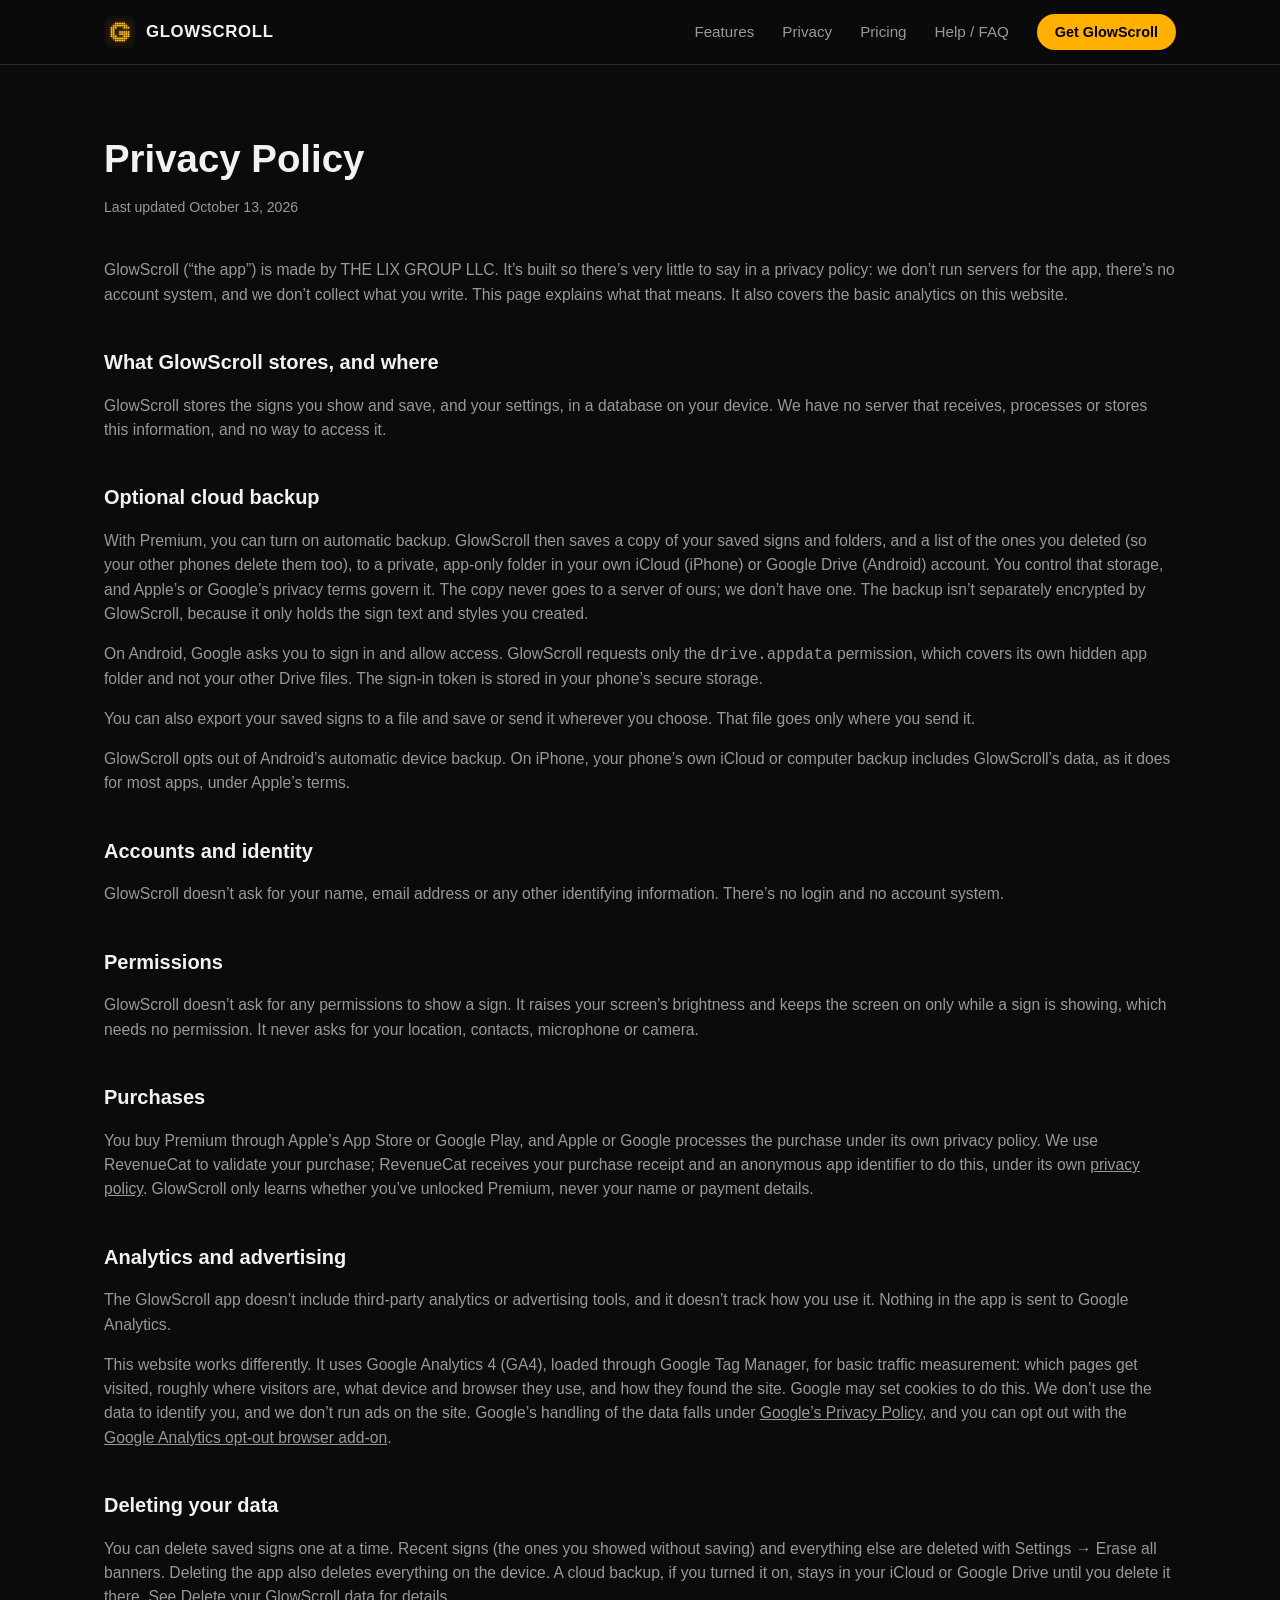
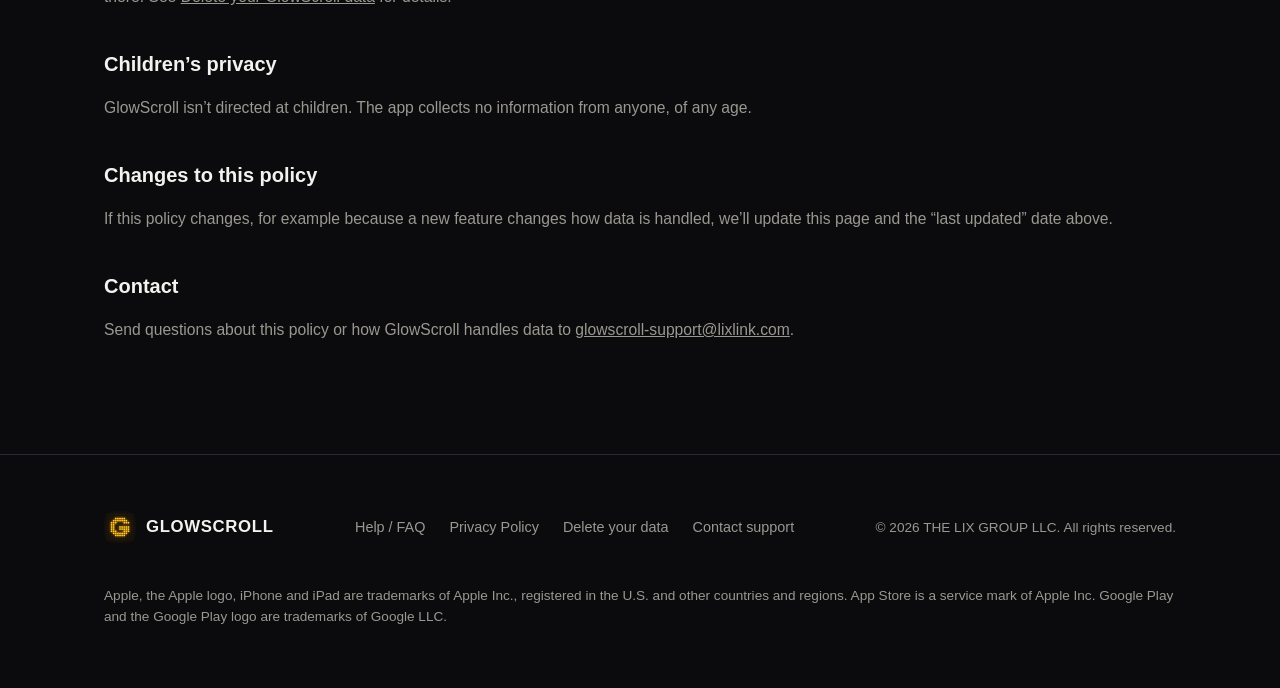
<file: privacy.html>
<!doctype html>
<html lang="en">
<head>
  <!-- Google Tag Manager -->
  <script>(function(w,d,s,l,i){w[l]=w[l]||[];w[l].push({'gtm.start':
  new Date().getTime(),event:'gtm.js'});var f=d.getElementsByTagName(s)[0],
  j=d.createElement(s),dl=l!='dataLayer'?'&l='+l:'';j.async=true;j.src=
  'https://www.googletagmanager.com/gtm.js?id='+i+dl;f.parentNode.insertBefore(j,f);
  })(window,document,'script','dataLayer','GTM-5RXX3PNS');</script>
  <!-- End Google Tag Manager -->
  <meta charset="utf-8" />
  <meta name="viewport" content="width=device-width, initial-scale=1" />
  <meta name="theme-color" content="#0b0b0d" />
  <title>Privacy Policy | GlowScroll</title>
  <meta name="description" content="GlowScroll’s privacy policy: no account, no ads, no tracking in the app; your signs stay on your device or in your own cloud backup." />
  <link rel="canonical" href="https://glowscroll.lixlink.com/privacy.html" />
  <meta property="og:site_name" content="GlowScroll" />
  <meta property="og:type" content="website" />
  <meta property="og:url" content="https://glowscroll.lixlink.com/privacy.html" />
  <meta property="og:title" content="Privacy Policy | GlowScroll" />
  <meta property="og:description" content="GlowScroll’s privacy policy: no account, no ads, no tracking in the app; your signs stay on your device or in your own cloud backup." />
  <meta property="og:image" content="https://glowscroll.lixlink.com/assets/img/og-image.png" />
  <meta property="og:image:type" content="image/png" />
  <meta property="og:image:width" content="1200" />
  <meta property="og:image:height" content="630" />
  <meta property="og:image:alt" content="GLOWSCROLL on an amber LED sign. LED banner and sign. No ads. No subscription." />
  <meta name="twitter:card" content="summary_large_image" />
  <meta name="twitter:title" content="Privacy Policy | GlowScroll" />
  <meta name="twitter:description" content="GlowScroll’s privacy policy: no account, no ads, no tracking in the app; your signs stay on your device or in your own cloud backup." />
  <meta name="twitter:image" content="https://glowscroll.lixlink.com/assets/img/og-image.png" />
  <link rel="icon" type="image/png" sizes="32x32" href="/assets/img/favicon-32.png" />
  <link rel="icon" type="image/png" sizes="16x16" href="/assets/img/favicon-16.png" />
  <link rel="apple-touch-icon" href="/assets/img/apple-touch-icon.png" />
  <meta name="apple-itunes-app" content="app-id=6823257051" />
  <link rel="stylesheet" href="/assets/css/style.css" />
</head>
<body>
  <!-- Google Tag Manager (noscript) -->
  <noscript><iframe src="https://www.googletagmanager.com/ns.html?id=GTM-5RXX3PNS"
  height="0" width="0" style="display:none;visibility:hidden"></iframe></noscript>
  <!-- End Google Tag Manager (noscript) -->
  <header class="site-header">
    <nav class="nav wrap">
      <a class="brand" href="/">
        <img src="/assets/img/icon-512.png" alt="" width="32" height="32" />
        <span>GlowScroll</span>
      </a>
      <button class="nav-toggle" aria-label="Toggle navigation" aria-expanded="false">☰</button>
      <ul class="nav-links">
        <li><a href="/#features">Features</a></li>
        <li><a href="/#privacy">Privacy</a></li>
        <li><a href="/#pricing">Pricing</a></li>
        <li><a href="/faq.html">Help / FAQ</a></li>
        <li><a class="nav-cta" href="/#download">Get GlowScroll</a></li>
      </ul>
    </nav>
  </header>

  <main class="wrap content-page">
    <h1>Privacy Policy</h1>
    <p class="updated">Last updated October 13, 2026</p>

    <p>
      GlowScroll (“the app”) is made by THE LIX GROUP LLC. It’s built so there’s very little
      to say in a privacy policy: we don’t run servers for the app, there’s no account
      system, and we don’t collect what you write. This page explains what that means. It
      also covers the basic analytics on this website.
    </p>

    <h2>What GlowScroll stores, and where</h2>
    <p>
      GlowScroll stores the signs you show and save, and your settings, in a database on
      your device. We have no server that receives, processes or stores this information,
      and no way to access it.
    </p>
    <h2>Optional cloud backup</h2>
    <p>
      With Premium, you can turn on automatic backup. GlowScroll then saves a copy of your
      saved signs and folders, and a list of the ones you deleted (so your other phones delete
      them too), to a private, app-only folder in your own iCloud (iPhone) or Google
      Drive (Android) account. You control that storage, and Apple’s or Google’s privacy
      terms govern it. The copy never goes to a server of ours; we don’t have one. The
      backup isn’t separately encrypted by GlowScroll, because it only holds the sign text
      and styles you created.
    </p>
    <p>
      On Android, Google asks you to sign in and allow access. GlowScroll requests only the
      <code>drive.appdata</code> permission, which covers its own hidden app folder and not
      your other Drive files. The sign-in token is stored in your phone’s secure storage.
    </p>
    <p>
      You can also export your saved signs to a file and save or send it wherever you choose.
      That file goes only where you send it.
    </p>
    <p>
      GlowScroll opts out of Android’s automatic device backup. On iPhone, your phone’s own
      iCloud or computer backup includes GlowScroll’s data, as it does for most apps, under
      Apple’s terms.
    </p>

    <h2>Accounts and identity</h2>
    <p>
      GlowScroll doesn’t ask for your name, email address or any other identifying
      information. There’s no login and no account system.
    </p>

    <h2>Permissions</h2>
    <p>
      GlowScroll doesn’t ask for any permissions to show a sign. It raises your screen’s
      brightness and keeps the screen on only while a sign is showing, which needs no
      permission. It never asks for your location, contacts, microphone or camera.
    </p>

    <h2>Purchases</h2>
    <p>
      You buy Premium through Apple’s App Store or Google Play, and Apple or Google processes
      the purchase under its own privacy policy. We use RevenueCat to validate your purchase;
      RevenueCat receives your purchase receipt and an anonymous app identifier to do this,
      under its own <a href="https://www.revenuecat.com/privacy" rel="noopener">privacy policy</a>.
      GlowScroll only learns whether you’ve unlocked Premium, never your name or payment details.
    </p>

    <h2>Analytics and advertising</h2>
    <p>
      The GlowScroll app doesn’t include third-party analytics or advertising tools, and it
      doesn’t track how you use it. Nothing in the app is sent to Google Analytics.
    </p>
    <p>
      This website works differently. It uses Google Analytics 4 (GA4), loaded through
      Google Tag Manager, for basic traffic measurement: which pages get visited, roughly
      where visitors are, what device and browser they use, and how they found the site.
      Google may set cookies to do this. We don’t use the data to identify you, and we
      don’t run ads on the site. Google’s handling of the data falls under
      <a href="https://policies.google.com/privacy" rel="noopener">Google’s Privacy Policy</a>,
      and you can opt out with the
      <a href="https://tools.google.com/dlpage/gaoptout" rel="noopener">Google Analytics opt-out browser add-on</a>.
    </p>

    <h2>Deleting your data</h2>
    <p>
      You can delete saved signs one at a time. Recent signs (the ones you showed without
      saving) and everything else are deleted with Settings → Erase all banners.
      Deleting the app also deletes everything on the device. A cloud backup, if you turned it
      on, stays in your iCloud or Google Drive until you delete it there. See
      <a href="/delete-data.html">Delete your GlowScroll data</a> for details.
    </p>

    <h2>Children’s privacy</h2>
    <p>
      GlowScroll isn’t directed at children. The app collects no information from anyone,
      of any age.
    </p>

    <h2>Changes to this policy</h2>
    <p>
      If this policy changes, for example because a new feature changes how data is
      handled, we’ll update this page and the “last updated” date above.
    </p>

    <h2>Contact</h2>
    <p>
      Send questions about this policy or how GlowScroll handles data to
      <a href="mailto:glowscroll-support@lixlink.com">glowscroll-support@lixlink.com</a>.
    </p>
  </main>

  <footer>
    <div class="wrap footer-inner">
      <a class="brand" href="/">
        <img src="/assets/img/icon-512.png" alt="" width="28" height="28" />
        <span>GlowScroll</span>
      </a>
      <ul class="footer-links">
        <li><a href="/faq.html">Help / FAQ</a></li>
        <li><a href="/privacy.html">Privacy Policy</a></li>
        <li><a href="/delete-data.html">Delete your data</a></li>
        <li><a href="mailto:glowscroll-support@lixlink.com">Contact support</a></li>
      </ul>
      <p class="footer-copy">© <span id="year"></span> THE LIX GROUP LLC. All rights reserved.</p>
      <p class="footer-copy">Apple, the Apple logo, iPhone and iPad are trademarks of Apple Inc., registered in the U.S. and other countries and regions. App Store is a service mark of Apple Inc. Google Play and the Google Play logo are trademarks of Google LLC.</p>
    </div>
  </footer>

  <script>document.getElementById('year').textContent = new Date().getFullYear();</script>
  <script src="/assets/js/main.js"></script>
</body>
</html>
</file>
<file: assets/css/style.css>
/* GlowScroll site. Dark only, like the app: the palette matches the app's
   theme tokens (theme-colors.js) so the site and the product feel like one thing. */

:root {
  --bg: #0b0b0d;
  --surface: #16161a;
  --elevated: #1f1f25;
  --border: #2a2a31;
  --text: #f4f2ee;
  --text-muted: #9a9890;

  --accent: #ffb000;
  --accent-pressed: #d99600;
  --accent-soft: #3a2a00;
  --accent-text: #ffcf66;
  --danger: #e5736a;

  --dark-bg: #0b0b0d;
  --dark-surface: #16161a;

  --max-width: 1120px;
  --radius: 20px;
  --radius-sm: 12px;

  color-scheme: dark;
}

* {
  box-sizing: border-box;
}

/* Smooth scrolling only for people who haven't asked for reduced motion. */
@media (prefers-reduced-motion: no-preference) {
  html {
    scroll-behavior: smooth;
  }
}

body {
  margin: 0;
  background: var(--bg);
  color: var(--text);
  font-family: -apple-system, BlinkMacSystemFont, 'Segoe UI', Roboto, Helvetica, Arial, sans-serif;
  line-height: 1.55;
  -webkit-font-smoothing: antialiased;
}

a {
  color: inherit;
}

img {
  max-width: 100%;
  display: block;
}

.wrap {
  max-width: var(--max-width);
  margin: 0 auto;
  padding: 0 24px;
}

/* Nav */

.site-header {
  position: sticky;
  top: 0;
  z-index: 20;
  background: color-mix(in srgb, var(--bg) 88%, transparent);
  backdrop-filter: blur(10px);
  border-bottom: 1px solid var(--border);
}

.nav {
  display: flex;
  align-items: center;
  justify-content: space-between;
  padding: 16px 24px;
}

.brand {
  display: flex;
  align-items: center;
  gap: 10px;
  text-decoration: none;
  font-weight: 700;
  letter-spacing: 0.04em;
  color: var(--text);
}

.brand img {
  width: 32px;
  height: 32px;
  border-radius: 8px;
}

.brand span {
  font-size: 1.05rem;
  text-transform: uppercase;
}

.nav-links {
  display: flex;
  align-items: center;
  gap: 28px;
  list-style: none;
  margin: 0;
  padding: 0;
}

.nav-links a {
  text-decoration: none;
  color: var(--text-muted);
  font-size: 0.95rem;
  font-weight: 500;
}

.nav-links a:hover,
.nav-links a.active {
  color: var(--text);
}

.nav-links a.nav-cta {
  background: var(--accent);
  color: #000000;
  padding: 10px 18px;
  border-radius: 100px;
  font-weight: 600;
  font-size: 0.9rem;
  text-decoration: none;
  white-space: nowrap;
}

.nav-toggle {
  display: none;
}

/* Hero */

.hero {
  padding: 0;
  background: var(--dark-bg);
  color: #f6f4f2;
  position: relative;
  overflow: hidden;
}

.hero-inner {
  display: grid;
  grid-template-columns: 1.05fr 0.95fr;
  align-items: center;
  gap: 48px;
  padding: 88px 24px 96px;
}

.eyebrow {
  display: inline-block;
  text-transform: uppercase;
  letter-spacing: 0.12em;
  font-size: 0.75rem;
  font-weight: 700;
  color: var(--accent-text);
  background: rgba(255, 176, 0, 0.12);
  padding: 6px 12px;
  border-radius: 100px;
  margin-bottom: 20px;
}

.hero h1 {
  font-size: clamp(2.1rem, 4.4vw, 3.2rem);
  line-height: 1.12;
  margin: 0 0 18px;
  letter-spacing: -0.01em;
}

.hero p.lead {
  font-size: 1.1rem;
  color: #c7c9cc;
  max-width: 46ch;
  margin: 0 0 32px;
}

.hero-actions {
  display: flex;
  flex-wrap: wrap;
  gap: 14px;
}

.hero-art {
  display: flex;
  justify-content: center;
}

.hero-note {
  margin-top: 18px;
  font-size: 0.85rem;
  color: #8d9094;
}

/* Buttons */

.btn {
  display: inline-flex;
  align-items: center;
  justify-content: center;
  gap: 8px;
  padding: 14px 24px;
  border-radius: 100px;
  font-weight: 600;
  font-size: 0.98rem;
  text-decoration: none;
  border: 1px solid transparent;
  cursor: pointer;
}

.btn-primary {
  background: var(--accent);
  color: #000000;
}

.btn-primary:hover {
  background: var(--accent-pressed);
}

.btn-ghost {
  background: transparent;
  border-color: rgba(246, 244, 242, 0.28);
  color: #f6f4f2;
}

.btn-ghost:hover {
  border-color: rgba(246, 244, 242, 0.6);
}

.btn-outline {
  background: transparent;
  border-color: var(--text-muted);
  color: var(--text);
}

.btn-outline:hover {
  border-color: var(--accent-pressed);
  color: var(--accent-text);
}

/* A soft amber glow on hover and keyboard focus, like a lit LED. It lights
   once and stays; nothing loops. The fade only plays for visitors who
   haven't asked for reduced motion. */
.btn-primary:hover,
.btn-primary:focus-visible,
.nav-links a.nav-cta:hover,
.nav-links a.nav-cta:focus-visible {
  box-shadow: 0 0 18px rgba(255, 176, 0, 0.45);
}

.btn-ghost:hover,
.btn-ghost:focus-visible,
.btn-outline:hover,
.btn-outline:focus-visible {
  box-shadow: 0 0 14px rgba(255, 176, 0, 0.2);
}

.btn:focus-visible,
.nav-links a.nav-cta:focus-visible {
  outline: 2px solid var(--accent);
  outline-offset: 3px;
}

@media (prefers-reduced-motion: no-preference) {
  .btn,
  .nav-links a.nav-cta {
    transition: box-shadow 0.2s ease, background-color 0.2s ease, border-color 0.2s ease, color 0.2s ease;
  }
}

/* Sections */

section {
  padding: 88px 0;
}

.section-head {
  max-width: 640px;
  margin: 0 auto 48px;
  text-align: center;
}

.section-head .eyebrow {
  color: var(--accent-text);
  background: var(--accent-soft);
}

.section-head h2 {
  font-size: clamp(1.7rem, 3vw, 2.3rem);
  margin: 0 0 14px;
  letter-spacing: -0.01em;
}

.section-head p {
  color: var(--text-muted);
  font-size: 1.05rem;
  margin: 0;
}

/* Feature grid */

.grid {
  display: grid;
  grid-template-columns: repeat(3, 1fr);
  gap: 20px;
}

.card {
  background: var(--surface);
  border: 1px solid var(--border);
  border-radius: var(--radius);
  padding: 28px;
}

.card .tag {
  display: inline-block;
  font-size: 0.7rem;
  font-weight: 700;
  text-transform: uppercase;
  letter-spacing: 0.06em;
  color: var(--accent-text);
  background: var(--accent-soft);
  padding: 4px 10px;
  border-radius: 100px;
  margin-bottom: 14px;
}

.card .icon-dot {
  width: 10px;
  height: 10px;
  border-radius: 50%;
  background: var(--accent);
  margin-bottom: 16px;
}

.card h3 {
  margin: 0 0 8px;
  font-size: 1.1rem;
}

.card p {
  margin: 0;
  color: var(--text-muted);
  font-size: 0.95rem;
}

/* Privacy band */

.band {
  background: var(--surface);
  border-top: 1px solid var(--border);
  border-bottom: 1px solid var(--border);
}

.band-inner {
  display: grid;
  grid-template-columns: 1fr 1fr;
  gap: 56px;
  align-items: center;
}

.band h2 {
  font-size: clamp(1.6rem, 3vw, 2.1rem);
  margin: 0 0 16px;
}

.checklist {
  list-style: none;
  margin: 24px 0 0;
  padding: 0;
  display: grid;
  gap: 14px;
}

.checklist li {
  display: flex;
  align-items: flex-start;
  gap: 12px;
  font-size: 0.98rem;
}

.checklist li::before {
  content: '';
  flex-shrink: 0;
  width: 20px;
  height: 20px;
  margin-top: 2px;
  border-radius: 50%;
  background: var(--accent-soft);
  background-image: linear-gradient(135deg, var(--accent), var(--accent-pressed));
}

.band-art {
  display: flex;
  justify-content: center;
}

/* Pricing */

.pricing-card {
  max-width: 560px;
  margin: 0 auto;
  background: var(--surface);
  border: 1px solid var(--border);
  color: #f6f4f2;
  border-radius: var(--radius);
  padding: 40px;
  text-align: center;
}

.pricing-card .price {
  font-size: 2.6rem;
  font-weight: 800;
  margin: 6px 0 2px;
}

.pricing-card .price-note {
  color: #9c9994;
  font-size: 0.9rem;
  margin-bottom: 24px;
}

.pricing-list {
  list-style: none;
  padding: 0;
  margin: 24px 0 32px;
  display: grid;
  gap: 12px;
  text-align: left;
}

.pricing-list li {
  display: flex;
  gap: 10px;
  font-size: 0.95rem;
  color: #d8d9db;
}

.pricing-list li::before {
  content: '✓';
  color: var(--accent);
  font-weight: 700;
}

/* FAQ teaser / CTA */

.cta-band {
  background: var(--accent-soft);
  border-radius: var(--radius);
  padding: 56px;
  text-align: center;
  max-width: var(--max-width);
  margin: 0 auto;
}

.cta-band h2 {
  margin: 0 0 12px;
  font-size: clamp(1.5rem, 3vw, 2rem);
}

.cta-band p {
  color: var(--text-muted);
  margin: 0 0 28px;
}

.store-badges {
  display: flex;
  flex-wrap: wrap;
  justify-content: center;
  gap: 14px;
}

.cta-band p:last-child {
  margin-bottom: 0;
}

.store-badge {
  display: inline-block;
  line-height: 0;
}

.store-badge img {
  height: 52px;
  width: auto;
}

/* Screenshots: a row on wide screens, swipeable on phones */

.shots {
  display: flex;
  gap: 16px;
  list-style: none;
  margin: 0;
  padding: 0 0 12px;
  overflow-x: auto;
  scroll-snap-type: x mandatory;
}

.shots li {
  flex: 0 0 200px;
  scroll-snap-align: center;
}

.shots img {
  display: block;
  width: 100%;
  height: auto;
  border-radius: var(--radius-sm);
  border: 1px solid var(--border);
}

.shots:focus-visible {
  outline: 2px solid var(--accent);
  outline-offset: 4px;
}

/* Centers the row when it fits; auto margins (unlike justify-content) never clip it when it scrolls */
.shots li:first-child {
  margin-left: auto;
}

.shots li:last-child {
  margin-right: auto;
}

/* Footer */

footer {
  border-top: 1px solid var(--border);
  padding: 48px 0;
}

.footer-inner {
  display: flex;
  flex-wrap: wrap;
  align-items: center;
  justify-content: space-between;
  gap: 20px;
}

.footer-links {
  display: flex;
  flex-wrap: wrap;
  gap: 24px;
  list-style: none;
  margin: 0;
  padding: 0;
}

.footer-links a {
  color: var(--text-muted);
  text-decoration: none;
  font-size: 0.9rem;
}

.footer-links a:hover {
  color: var(--text);
}

.footer-copy {
  color: var(--text-muted);
  font-size: 0.85rem;
}

/* FAQ page */

.faq-hero {
  padding: 64px 0 32px;
  text-align: center;
}

.faq-hero h1 {
  font-size: clamp(1.9rem, 4vw, 2.6rem);
  margin: 0 0 14px;
}

.faq-hero p {
  color: var(--text-muted);
  max-width: 52ch;
  margin: 0 auto;
}

.faq-search {
  max-width: 480px;
  margin: 32px auto 0;
  position: relative;
}

.faq-search input {
  width: 100%;
  padding: 14px 18px;
  border-radius: 100px;
  border: 1px solid var(--border);
  background: var(--surface);
  color: var(--text);
  font-size: 0.98rem;
}

.faq-search input:focus {
  outline: 2px solid var(--accent);
  outline-offset: 2px;
}

.faq-layout {
  display: grid;
  grid-template-columns: 220px 1fr;
  gap: 48px;
  align-items: start;
  padding-bottom: 96px;
}

.faq-toc {
  position: sticky;
  top: 96px;
  display: grid;
  gap: 6px;
}

.faq-toc a {
  text-decoration: none;
  color: var(--text-muted);
  font-size: 0.92rem;
  padding: 8px 12px;
  border-radius: var(--radius-sm);
}

.faq-toc a:hover {
  background: var(--surface);
  color: var(--text);
}

.faq-group {
  padding: 0;
  margin-bottom: 44px;
  scroll-margin-top: 96px;
}

.faq-group h2 {
  font-size: 1.3rem;
  margin: 0 0 18px;
}

.faq-item {
  border: 1px solid var(--border);
  border-radius: var(--radius-sm);
  background: var(--surface);
  margin-bottom: 12px;
  overflow: hidden;
}

.faq-item summary {
  cursor: pointer;
  list-style: none;
  padding: 18px 20px;
  display: flex;
  align-items: center;
  justify-content: space-between;
  gap: 16px;
  font-weight: 600;
  font-size: 0.98rem;
}

.faq-item summary::-webkit-details-marker {
  display: none;
}

.faq-item summary::after {
  content: '+';
  font-size: 1.3rem;
  font-weight: 400;
  color: var(--text-muted);
  flex-shrink: 0;
}

.faq-item[open] summary::after {
  content: '\2212';
}

.faq-item .faq-answer {
  padding: 0 20px 20px;
  color: var(--text-muted);
  font-size: 0.95rem;
}

.faq-answer p {
  margin: 0 0 10px;
}

.faq-answer p:last-child {
  margin-bottom: 0;
}

.faq-item[hidden],
.faq-group[hidden] {
  display: none;
}

.faq-empty {
  display: none;
  text-align: center;
  color: var(--text-muted);
  padding: 40px 0;
}

/* Simple content page (privacy) */

.content-page {
  padding-top: 64px;
  padding-bottom: 96px;
}

.content-page h1 {
  font-size: clamp(1.8rem, 3.6vw, 2.4rem);
  margin: 0 0 8px;
}

.content-page .updated {
  color: var(--text-muted);
  font-size: 0.88rem;
  margin: 0 0 40px;
}

.content-page h2 {
  font-size: 1.25rem;
  margin: 40px 0 12px;
}

.content-page p,
.content-page li {
  color: var(--text-muted);
  font-size: 0.98rem;
}

.content-page ul {
  padding-left: 20px;
}

/* Responsive */

@media (max-width: 880px) {
  .hero-inner {
    grid-template-columns: 1fr;
    padding-top: 56px;
  }

  .grid {
    grid-template-columns: repeat(2, 1fr);
  }

  .band-inner {
    grid-template-columns: 1fr;
  }

  .faq-layout {
    grid-template-columns: 1fr;
  }

  .faq-toc {
    position: static;
    display: flex;
    flex-wrap: wrap;
    gap: 8px;
    padding-bottom: 8px;
    border-bottom: 1px solid var(--border);
    margin-bottom: 32px;
  }

  .faq-toc a {
    padding: 6px 10px;
    background: var(--surface);
    border: 1px solid var(--border);
  }
}

@media (max-width: 640px) {
  .nav-links {
    position: fixed;
    inset: 64px 16px auto 16px;
    background: var(--surface);
    border: 1px solid var(--border);
    border-radius: var(--radius);
    flex-direction: column;
    align-items: flex-start;
    padding: 18px;
    gap: 14px;
    box-shadow: 0 20px 40px rgba(0, 0, 0, 0.18);
    transform: translateY(-12px);
    opacity: 0;
    pointer-events: none;
    /* Hidden from keyboard and screen readers too, once the fade-out ends. */
    visibility: hidden;
    transition: all 0.18s ease, visibility 0s linear 0.18s;
  }

  .nav-links.open {
    transform: translateY(0);
    opacity: 1;
    visibility: visible;
    transition: all 0.18s ease, visibility 0s;
    pointer-events: auto;
  }

  .nav-toggle {
    display: inline-flex;
    align-items: center;
    justify-content: center;
    width: 40px;
    height: 40px;
    border-radius: 10px;
    border: 1px solid var(--border);
    background: var(--surface);
    color: var(--text);
    font-size: 1.1rem;
  }

  .grid {
    grid-template-columns: 1fr;
  }

  .pricing-card,
  .cta-band {
    padding: 32px 22px;
  }

  section {
    padding: 64px 0;
  }
}

/* Back to top (created by main.js). Hidden with visibility as well as
   opacity, so it can't be tabbed to until it shows. */
.to-top {
  position: fixed;
  left: 20px;
  bottom: max(20px, env(safe-area-inset-bottom));
  z-index: 30;
  display: flex;
  align-items: center;
  justify-content: center;
  width: 44px;
  height: 44px;
  padding: 0;
  border: 1px solid var(--border);
  border-radius: 50%;
  background: var(--surface);
  color: var(--accent-text);
  box-shadow: 0 6px 18px rgba(0, 0, 0, 0.12);
  cursor: pointer;
  opacity: 0;
  visibility: hidden;
  transform: translateY(8px);
  transition: opacity 0.25s ease, transform 0.25s ease, visibility 0s linear 0.25s;
}

.to-top.visible {
  opacity: 1;
  visibility: visible;
  transform: none;
  transition: opacity 0.25s ease, transform 0.25s ease, visibility 0s;
}

.to-top:hover {
  background: var(--accent-soft);
}

.to-top:focus-visible {
  outline: 2px solid var(--accent);
  outline-offset: 2px;
}

@media (prefers-reduced-motion: reduce) {
  .to-top,
  .to-top.visible {
    transform: none;
    transition: none;
  }
}

/* Phones: smaller and closer to the corner, to cover less of the text beside it. */
@media (max-width: 640px) {
  .to-top {
    left: 12px;
    bottom: max(12px, env(safe-area-inset-bottom));
    width: 40px;
    height: 40px;
  }
}

@media print {
  .to-top {
    display: none;
  }
}

/* LED-style hero sign, drawn with the app's own LED shader. */
.led-sign {
  width: 100%;
  max-width: 520px;
  aspect-ratio: 20 / 3;
  border-radius: var(--radius);
  /* An inset outline rather than a border, so the whole height is sign and
     the scrolling sign's LEDs round to the larger whole pixel. */
  outline: 1px solid var(--border);
  outline-offset: -1px;
  background: #000;
  overflow: hidden;
  position: relative;
}
.led-sign svg {
  display: block;
  width: 100%;
  height: 100%;
}

/* The scrolling sign. Off by default: the still image shows for visitors who
   ask for reduced motion, and in browsers without container units or round().
   hero-sign-scroll.png is one loop of the app's default banner (24 rows,
   16 LEDs a second, 10 px per LED), drawn with the app's LED shader by
   store/tools/site-sign.mjs in the app repo, which prints --sign-loop and
   --sign-start (CI checks --sign-loop against the image's width). The track
   holds two loops side by side and moves one LED per step, like the app, so
   the dot grid stays put while the text moves across it. One LED is rounded
   down to whole pixels, so every step moves the image by the same whole
   number of pixels: no shimmer, and no seam where the loop wraps. */
.led-scroll,
.led-controls {
  display: none;
}

@media (prefers-reduced-motion: no-preference) {
  @supports (height: round(down, 1cqh, 1px)) {
    .hero-art {
      flex-direction: column;
      align-items: center;
    }

    .hero .led-sign {
      container-type: size;
    }

    .led-scroll {
      --sign-loop: 299; /* LEDs per loop */
      --sign-start: 147; /* LEDs into the loop where the text is centered, as in the still sign */
      --led: round(down, 100cqh / 24, 1px); /* one LED; the sign is 24 rows */
      display: flex;
      align-items: center;
      position: absolute;
      inset: 0;
      background: #000;
    }

    .led-scroll-track {
      flex: none;
      height: calc(var(--led) * 24);
      width: calc(var(--led) * var(--sign-loop) * 2);
      background: url('/assets/img/hero-sign-scroll.png') left top / calc(var(--led) * var(--sign-loop)) 100% repeat-x;
      /* Starts half an LED into the step where the text is centered, so the
         first frame matches the still sign. */
      animation: led-scroll calc(var(--sign-loop) * 1s / 16) steps(var(--sign-loop)) infinite;
      animation-delay: calc((var(--sign-start) + 0.5) * -1s / 16);
    }

    .led-sign.paused .led-scroll-track,
    .led-sign.offscreen .led-scroll-track {
      animation-play-state: paused;
    }

    .led-controls {
      display: flex;
      justify-content: flex-end;
      width: 100%;
      max-width: 520px;
      margin-top: 10px;
    }

    .led-pause {
      display: inline-flex;
      align-items: center;
      gap: 6px;
      padding: 5px 12px;
      border-radius: 100px;
      border: 1px solid var(--border);
      background: transparent;
      color: var(--text-muted);
      font: inherit;
      font-size: 0.8rem;
      cursor: pointer;
    }

    .led-pause:hover {
      color: var(--text);
      border-color: var(--text-muted);
    }

    .led-pause:focus-visible {
      outline: 2px solid var(--accent);
      outline-offset: 2px;
    }
  }
}

@keyframes led-scroll {
  to {
    transform: translateX(calc(var(--led) * var(--sign-loop) * -1));
  }
}
</file>
